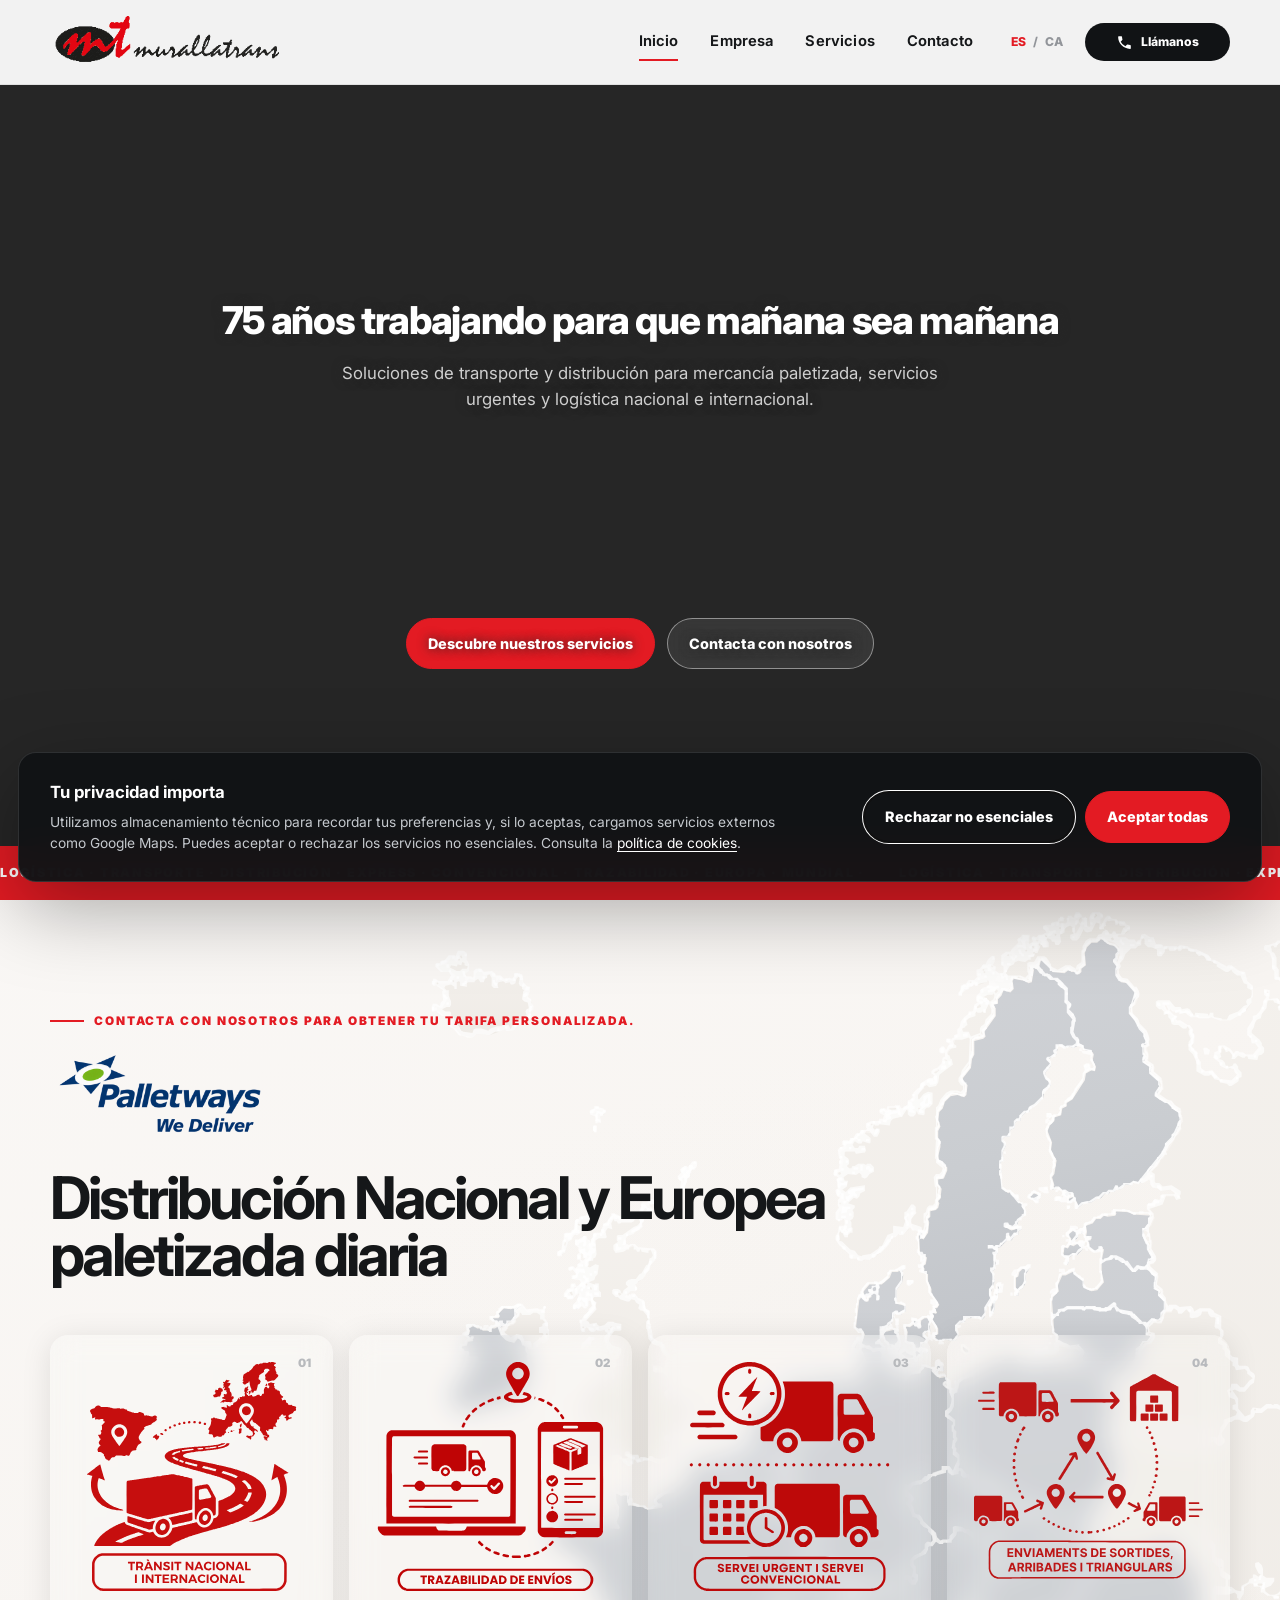
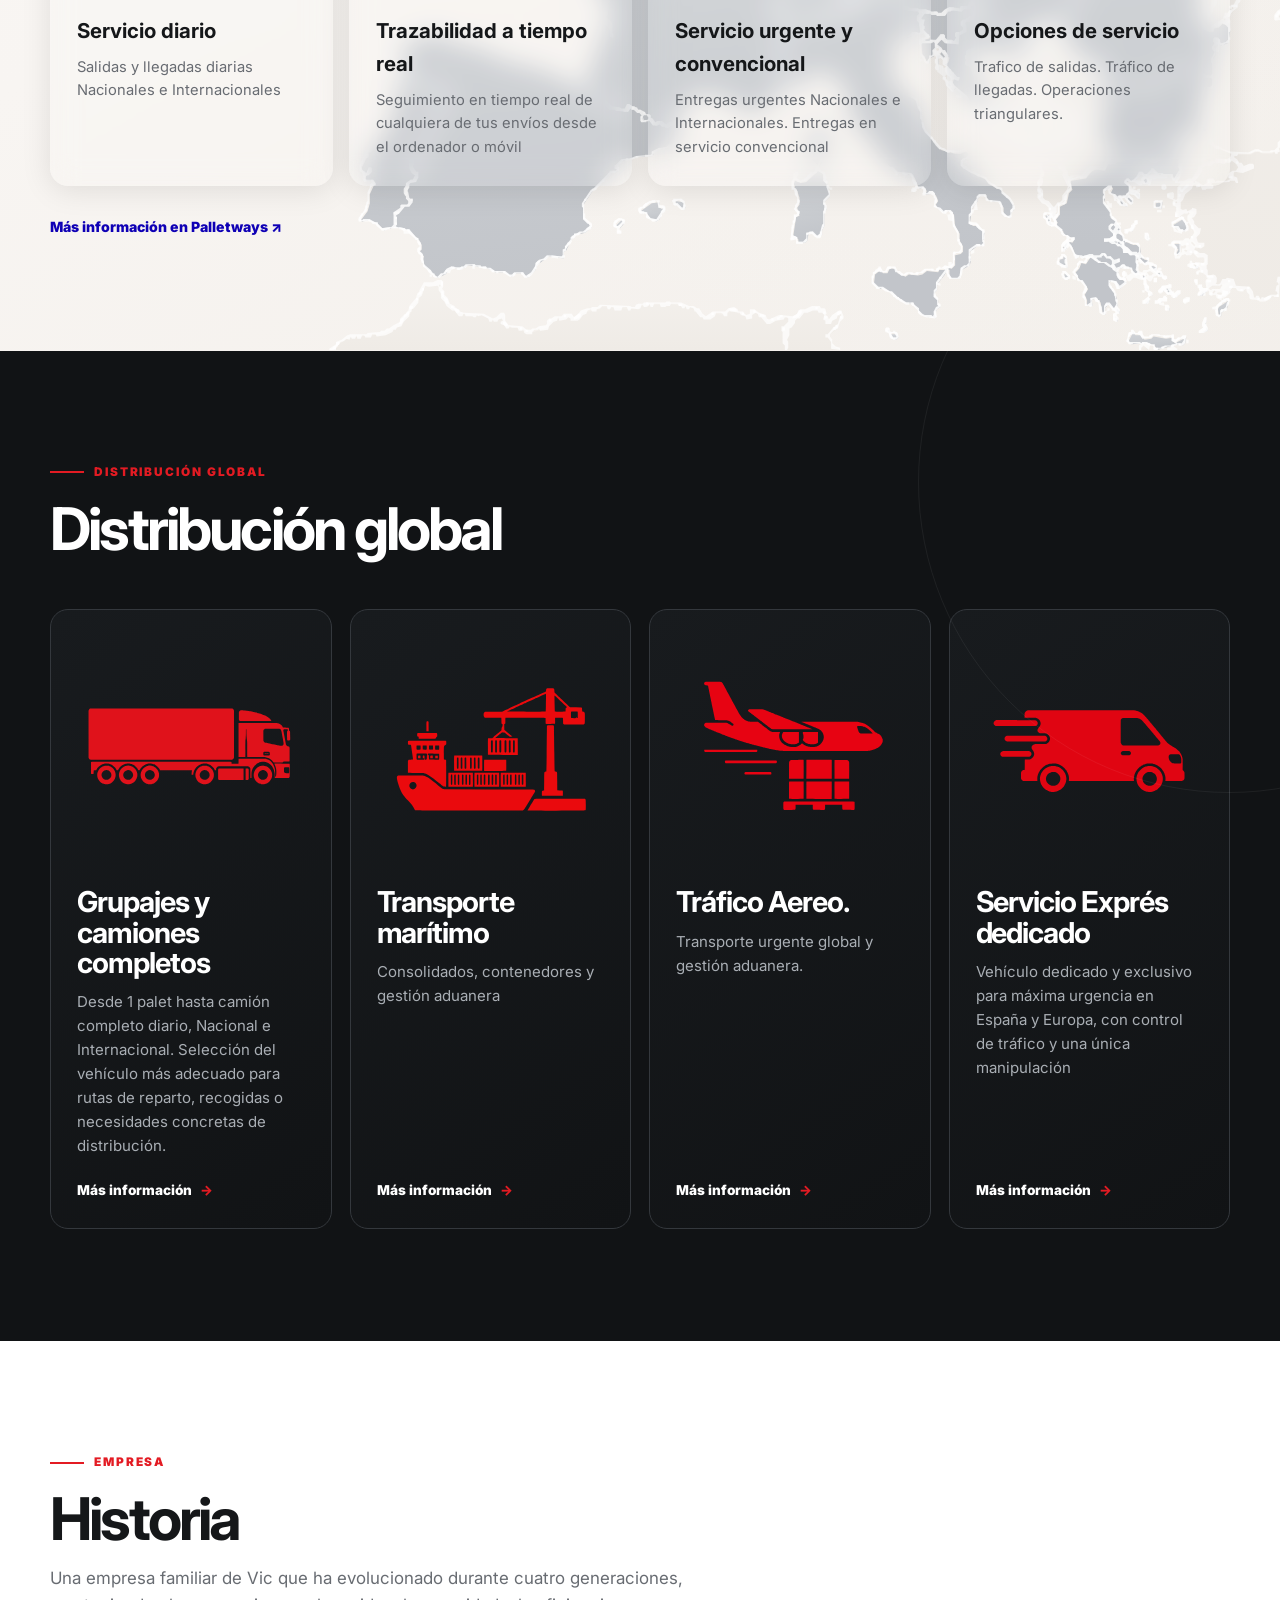
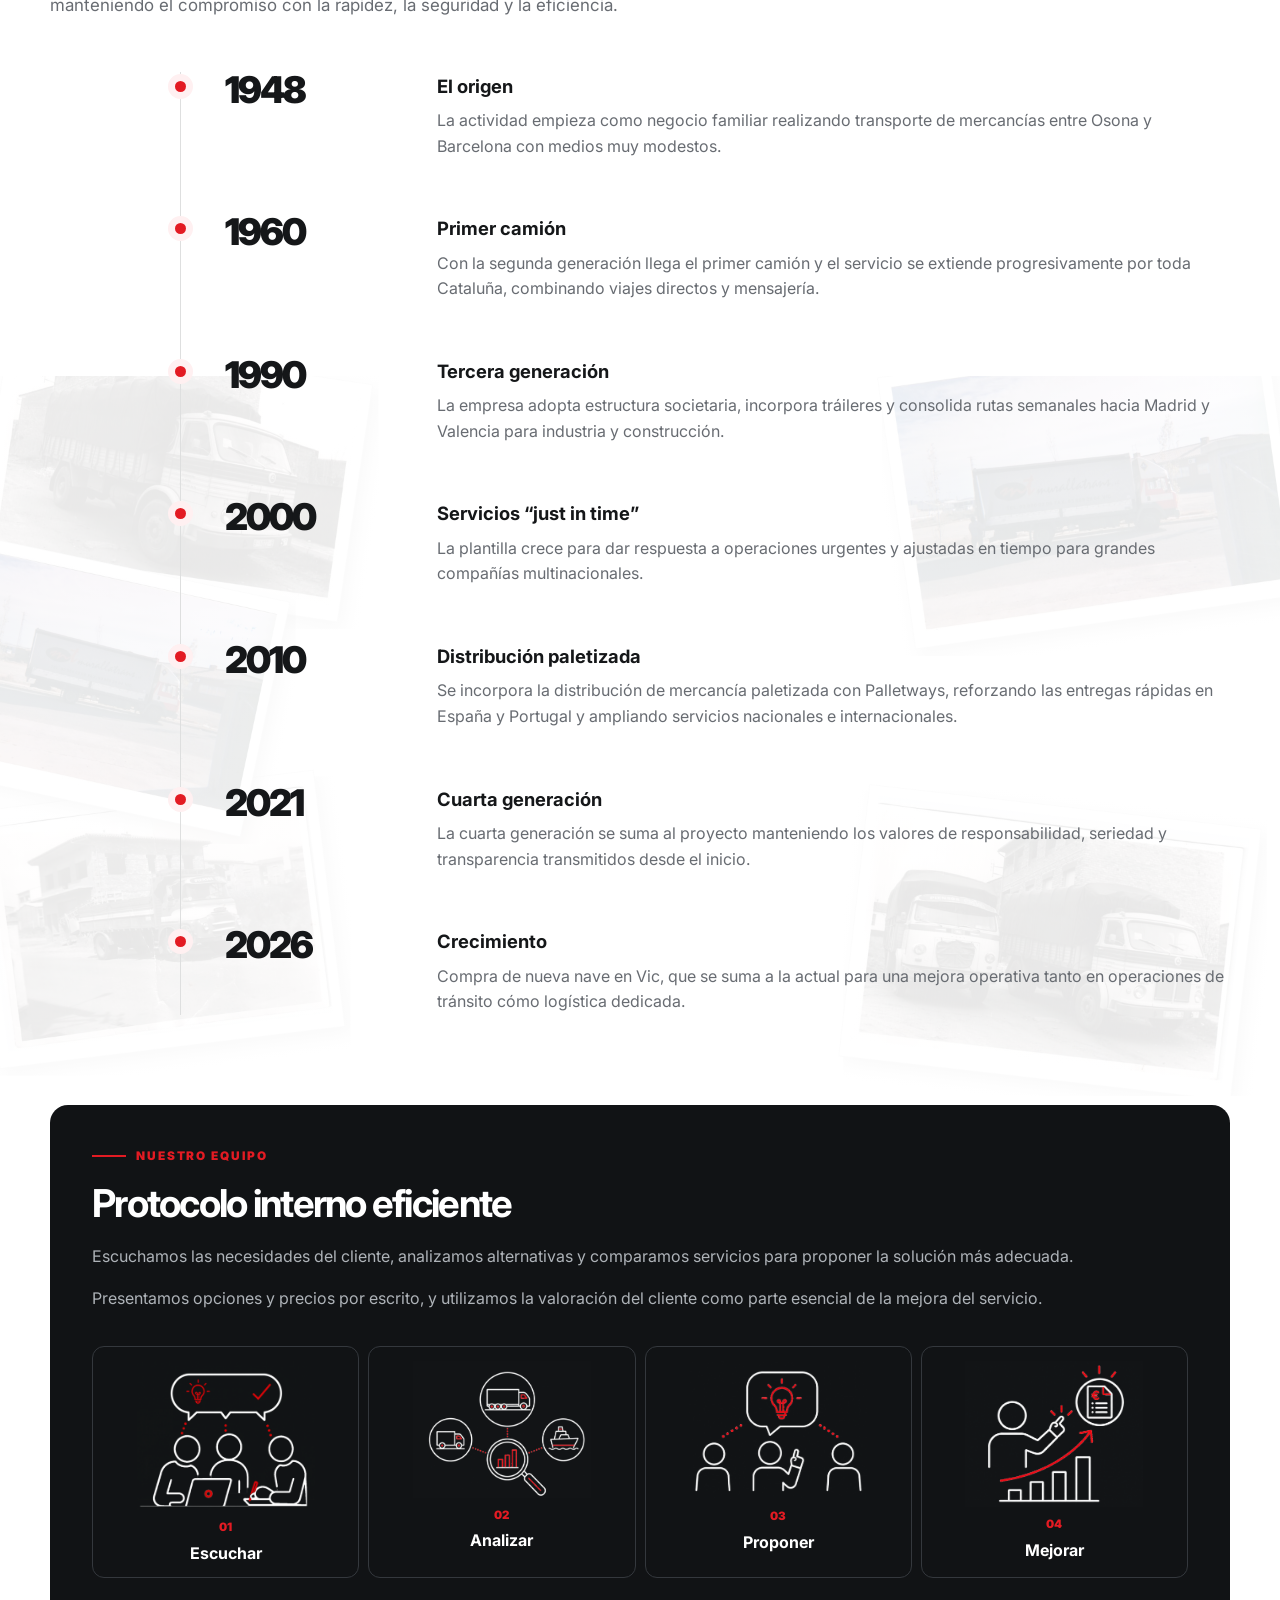
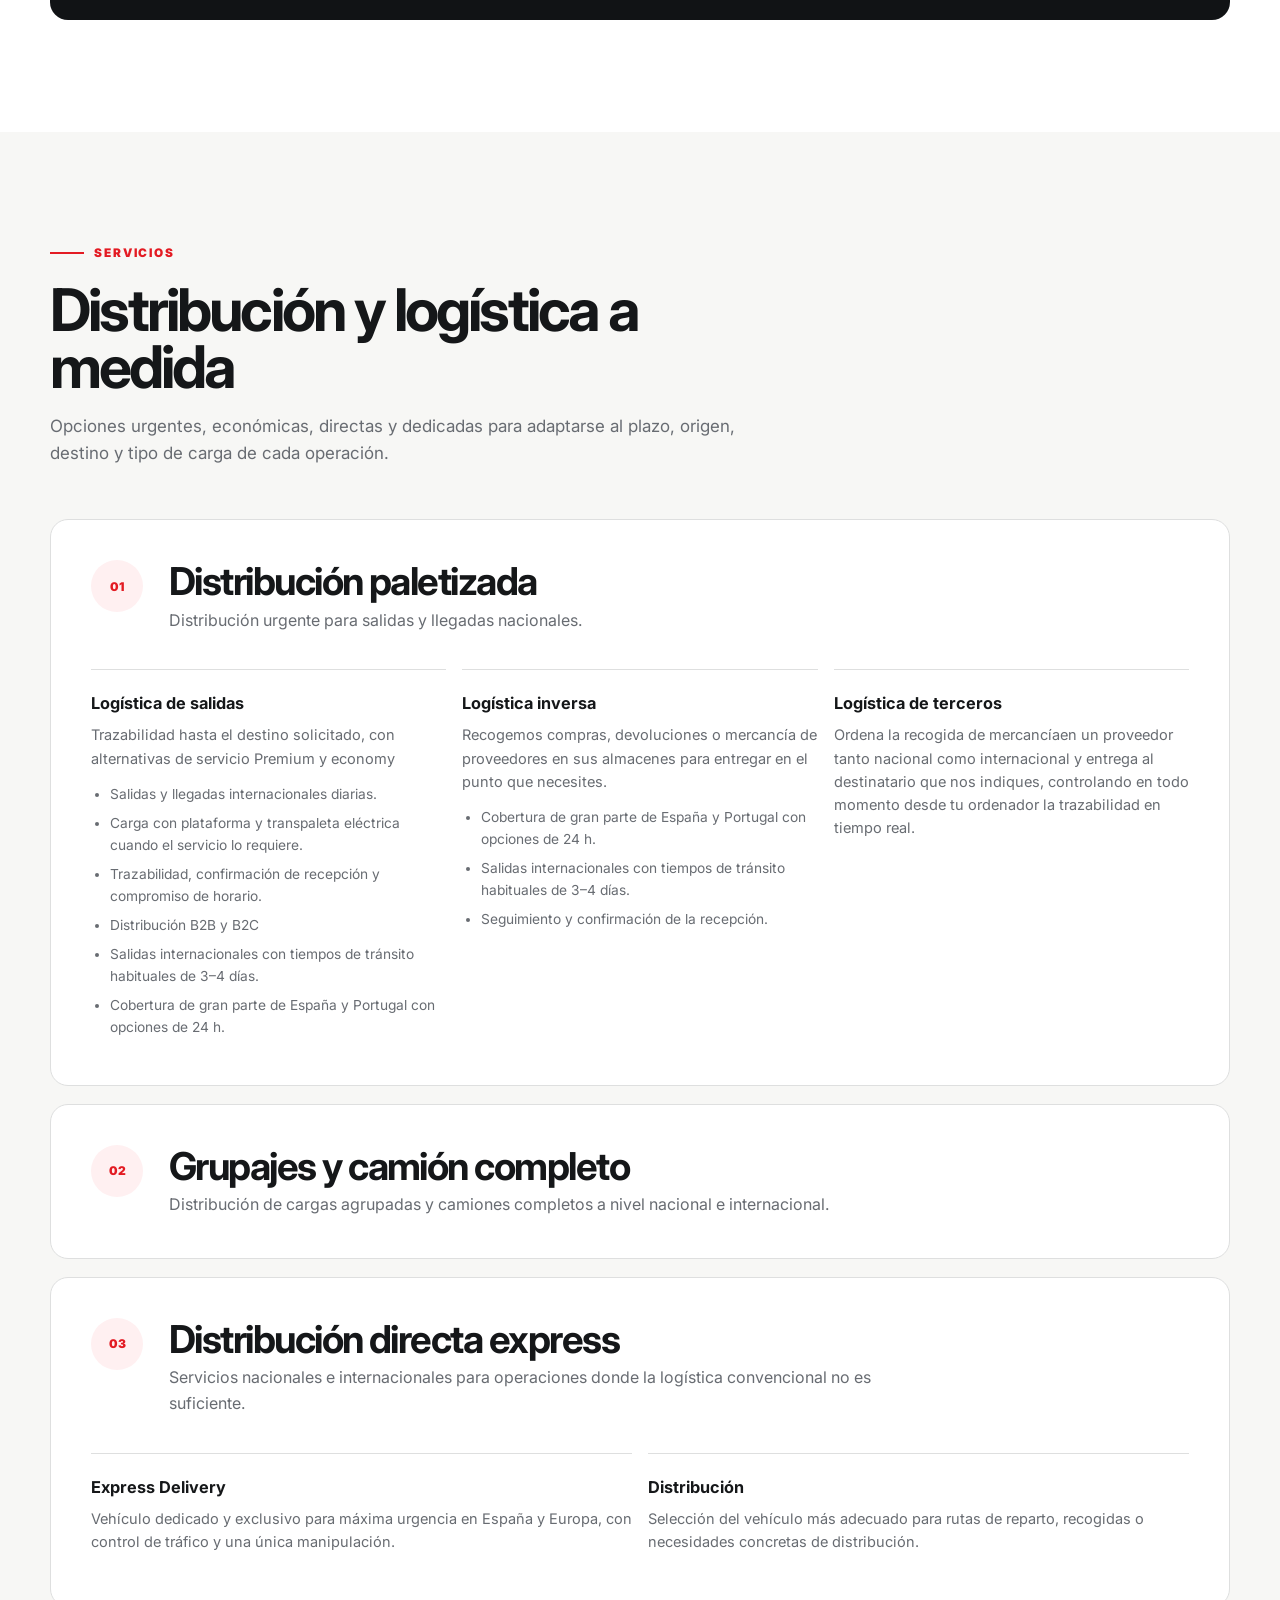
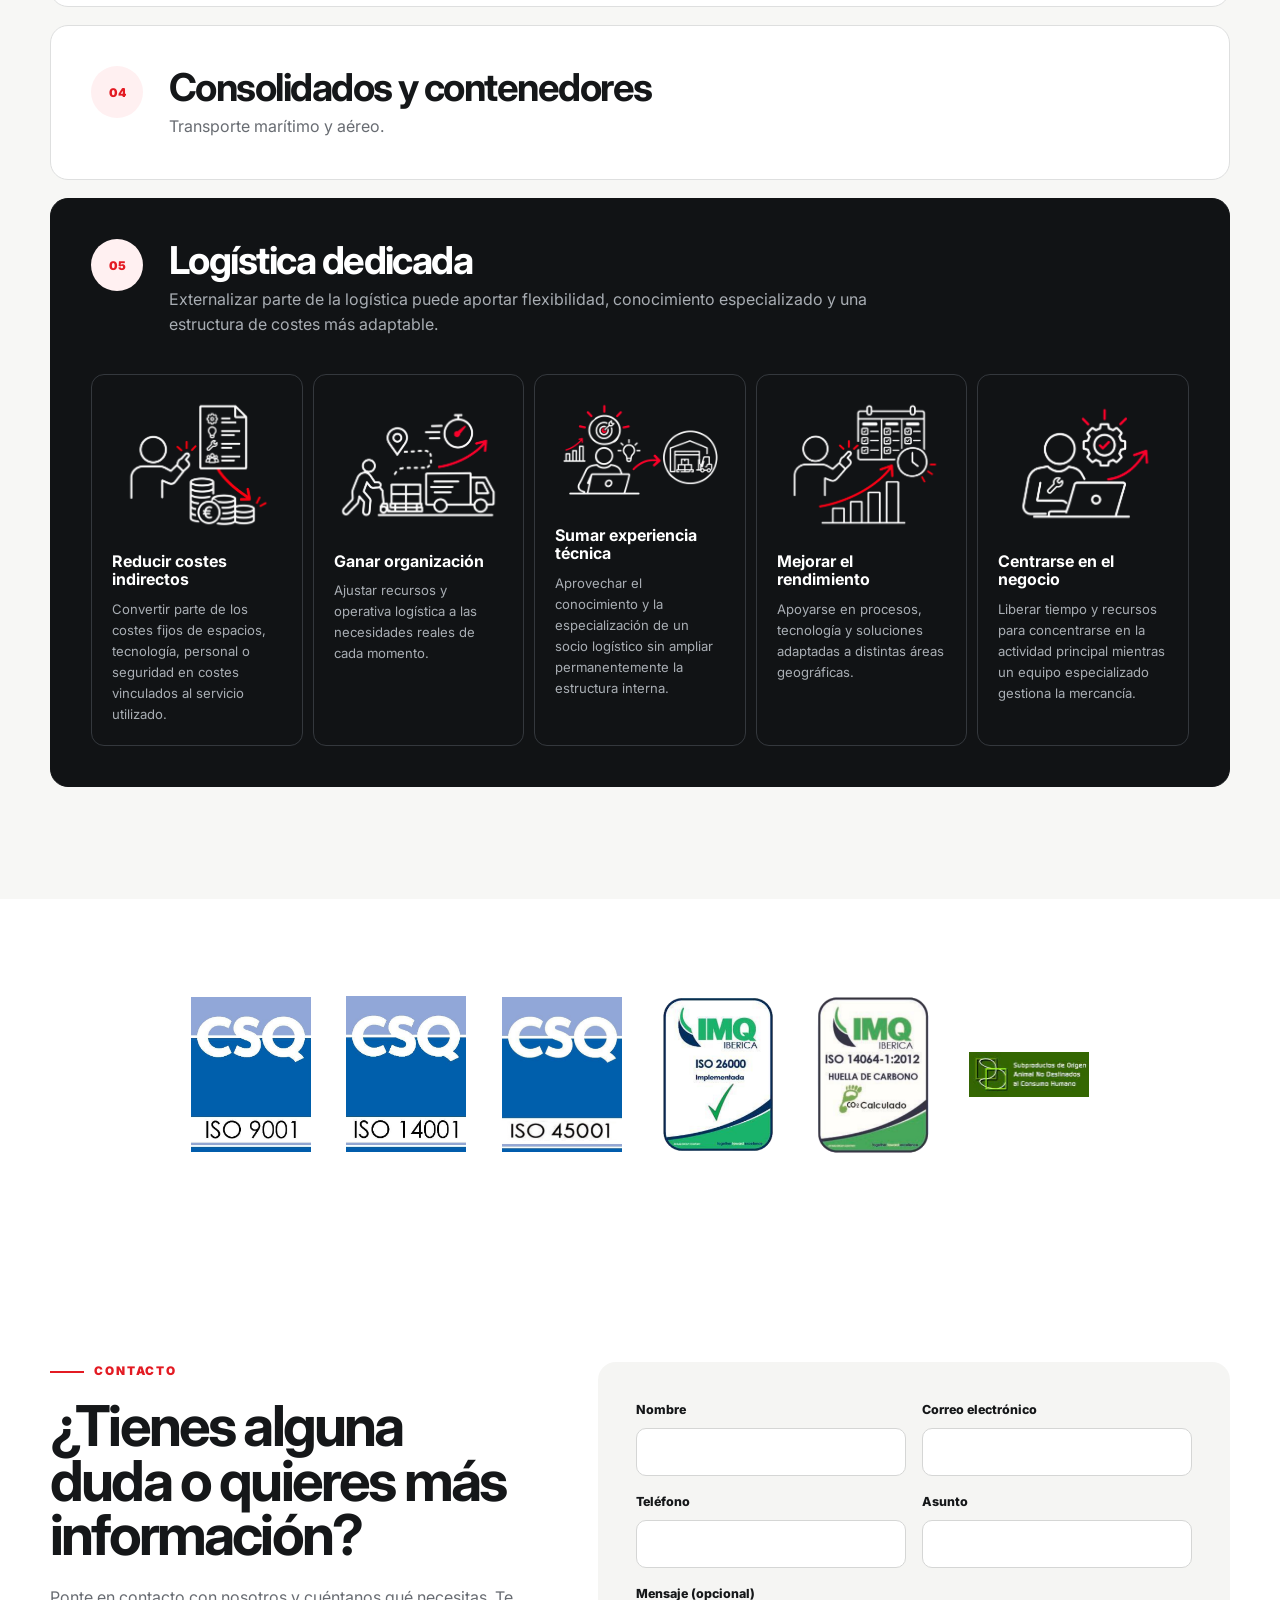
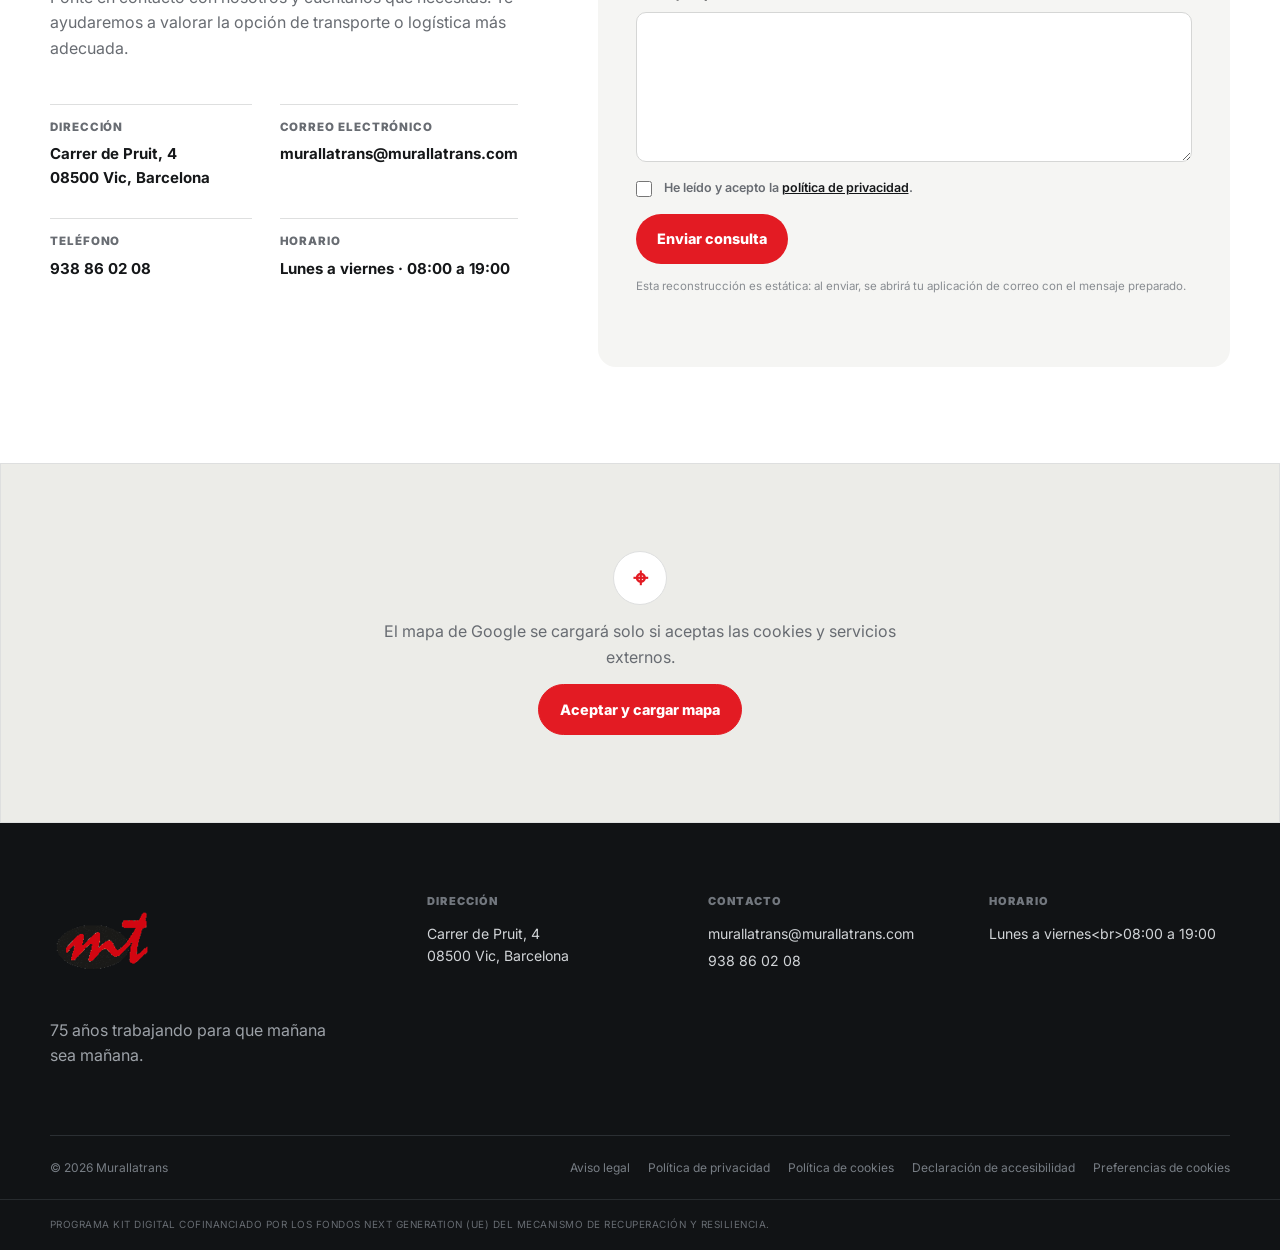
<file: index.html>
<html lang="es"><head>
  <meta charset="utf-8">
  <meta name="viewport" content="width=device-width, initial-scale=1">
  <meta name="description" content="Murallatrans — transporte, distribución y logística nacional e internacional.">
  <meta name="theme-color" content="#111315">
  <title>Murallatrans | Transporte y logística</title>
  <link rel="stylesheet" href="styles.css">
    <meta charset="utf-8">
  <meta name="viewport" content="width=device-width, initial-scale=1">

  <link rel="preconnect" href="https://fonts.googleapis.com">
  <link rel="preconnect" href="https://fonts.gstatic.com" crossorigin="">

  <link href="https://fonts.googleapis.com/css2?family=Inter:wght@400;500;600;700;800;900&amp;display=swap" rel="stylesheet">
</head>
<body>
  <a class="skip-link" href="#main" data-i18n="a11y.skip">Saltar al contenido</a>

  <header class="site-header scrolled" id="top">
    <div class="header-inner container">
      <a class="brand" href="#inicio" aria-label="Murallatrans">
        <img src="assets/murallatrans-logo.png" alt="Murallatrans">
      </a>

      <nav class="desktop-nav" aria-label="Navegación principal">
        <a href="#inicio" class="nav-link active" data-i18n="nav.home">Inicio</a>
        <a href="#empresa" class="nav-link" data-i18n="nav.company">Empresa</a>
        <a href="#servicios" class="nav-link" data-i18n="nav.services">Servicios</a>
        <a href="#contacto" class="nav-link" data-i18n="nav.contact">Contacto</a>
      </nav>

      <div class="header-actions">
        <div class="language-switcher" role="group" aria-label="Idioma">
          <button class="lang-btn active" type="button" data-lang="es" aria-pressed="true">ES</button>
          <span aria-hidden="true">/</span>
          <button class="lang-btn" type="button" data-lang="ca" aria-pressed="false">CA</button>
        </div>
        <a class="header-phone" href="tel:+34938860208" aria-label="Llámanos: 938 86 02 08">
          <svg viewBox="0 0 24 24" aria-hidden="true"><path d="M6.62 10.79a15.5 15.5 0 0 0 6.59 6.59l2.2-2.2a1 1 0 0 1 1.01-.24c1.1.36 2.27.56 3.48.56a1 1 0 0 1 1 1V20a1 1 0 0 1-1 1C10.57 21 3 13.43 3 4a1 1 0 0 1 1-1h3.5a1 1 0 0 1 1 1c0 1.22.2 2.38.56 3.48a1 1 0 0 1-.25 1.02l-2.19 2.29Z"></path></svg>
          <span data-i18n="static.headerCall">Llámanos</span>
        </a>
        <button class="menu-toggle" type="button" aria-controls="mobile-menu" aria-expanded="false" aria-label="Abrir menú">
          <span></span><span></span><span></span>
        </button>
      </div>
    </div>

    <div class="mobile-menu" id="mobile-menu" hidden="">
      <nav aria-label="Navegación móvil">
        <a href="#inicio" data-i18n="nav.home">Inicio</a>
        <a href="#empresa" data-i18n="nav.company">Empresa</a>
        <a href="#servicios" data-i18n="nav.services">Servicios</a>
        <a href="#contacto" data-i18n="nav.contact">Contacto</a>
      </nav>
      <div class="mobile-contact">
        <a href="tel:+34938860208">938 86 02 08</a>
        <a href="mailto:murallatrans@murallatrans.com">murallatrans@murallatrans.com</a>
      </div>
    </div>
  </header>

  <main id="main">
    <section class="hero section hero-video" id="inicio">
      <div class="hero-media" aria-hidden="true">
        <video class="hero-video-bg" id="hero-video" autoplay="" muted="" loop="" playsinline="" preload="metadata" poster="assets/hero-video-poster.jpg">
          <source src="assets/hero-video.mp4" type="video/mp4">
        </video>
        <div class="hero-video-overlay"></div>
      </div>

      <div class="hero-grid container">
        <div class="hero-copy reveal visible">
          <p class="hero-slogan" data-i18n="hero.slogan">75 años trabajando para que mañana sea mañana</p>
          <p class="hero-lead" data-i18n="hero.lead">Soluciones de transporte y distribución para mercancía paletizada, servicios urgentes y logística nacional e internacional.</p>
          <div class="hero-actions">
            <a class="btn btn-primary" href="#servicios" data-i18n="hero.servicesCta">Descubre nuestros servicios</a>
            <a class="btn btn-ghost" href="#contacto" data-i18n="hero.contactCta">Contacta con nosotros</a>
          </div>
          
        </div>
      </div>

      <button class="hero-video-toggle" type="button" aria-controls="hero-video" data-state="paused" aria-label="Reproducir vídeo">
        <svg class="video-icon icon-pause" viewBox="0 0 24 24" aria-hidden="true"><path d="M7 5h3v14H7zM14 5h3v14h-3z"></path></svg>
        <svg class="video-icon icon-play" viewBox="0 0 24 24" aria-hidden="true"><path d="m8 5 11 7-11 7V5Z"></path></svg>
        <span class="hero-video-toggle-label" data-i18n="hero.pauseVideo">Reproducir vídeo</span>
      </button>
      <!-- Traducir al catalán con JS-->
      <div class="hero-marquee" aria-hidden="true">
        <div data-i18n="static.heroMarquee">LOGÍSTICA · TRANSPORTE · DISTRIBUCIÓN · EXPRESS · CONVENCIONAL · TRAZABILIDAD · EUROPA · MUNDIAL ·</div>
        <div data-i18n="static.heroMarquee">LOGÍSTICA · TRANSPORTE · DISTRIBUCIÓN · EXPRESS · CONVENCIONAL · TRAZABILIDAD · EUROPA · MUNDIAL ·</div>
        <div data-i18n="static.heroMarquee">LOGÍSTICA · TRANSPORTE · DISTRIBUCIÓN · EXPRESS · CONVENCIONAL · TRAZABILIDAD · EUROPA · MUNDIAL ·</div>
        <div data-i18n="static.heroMarquee">LOGÍSTICA · TRANSPORTE · DISTRIBUCIÓN · EXPRESS · CONVENCIONAL · TRAZABILIDAD · EUROPA · MUNDIAL ·</div>
        <div data-i18n="static.heroMarquee">LOGÍSTICA · TRANSPORTE · DISTRIBUCIÓN · EXPRESS · CONVENCIONAL · TRAZABILIDAD · EUROPA · MUNDIAL ·</div>
        <div data-i18n="static.heroMarquee">LOGÍSTICA · TRANSPORTE · DISTRIBUCIÓN · EXPRESS · CONVENCIONAL · TRAZABILIDAD · EUROPA · MUNDIAL ·</div>
      </div>
    </section>

    <section class="tracking section section-light" aria-labelledby="tracking-title">
      <div class="container">
        <div class="section-heading reveal visible">
          <span class="eyebrow" data-i18n="tracking.eyebrow">Salidas diarias</span>
    <div class="palletways-image">
        <img src="./assets/palletways.png">
    </div>
          <h2 id="tracking-title" data-i18n="tracking.title">Distribución Nacional y Europea paletizada diaria</h2>
          
        </div>
        <div class="feature-grid">
          <article class="feature-card reveal visible">
            <span class="feature-number">01</span>
            <img class="feature-placeholder" src="./assets/placeholders/national-01-daily.svg" alt="" loading="lazy">
            <h3 data-i18n="tracking.filterTitle">Servicio diario</h3>
            <p data-i18n="tracking.filterText">Salidas y llegadas diarias Nacionales e Internacionales</p>
          </article>
          <article class="feature-card reveal visible">
            <span class="feature-number">02</span>
            <img class="feature-placeholder" src="./assets/placeholders/national-02-tracking.svg" alt="" loading="lazy">
            <h3 data-i18n="tracking.infoTitle">Trazabilidad a tiempo real</h3>
            <p data-i18n="tracking.infoText">Seguimiento en tiempo real de cualquiera de tus envíos desde el ordenador o móvil</p>
          </article>
          <article class="feature-card reveal visible">
            <span class="feature-number">03</span>
            <img class="feature-placeholder" src="./assets/placeholders/national-03-urgent.svg" alt="" loading="lazy">
            <h3 data-i18n="tracking.pickupTitle">Servicio urgente y convencional</h3>
            <p data-i18n="tracking.pickupText">Entregas urgentes Nacionales e Internacionales. Entregas en servicio convencional</p>
          </article>
          <article class="feature-card reveal visible">
            <span class="feature-number">04</span>
            <img class="feature-placeholder" src="./assets/placeholders/national-04-options.svg" alt="" loading="lazy">
            <h3 data-i18n="tracking.deliveryTitle">Opciones de servicio</h3>
            <p data-i18n="tracking.deliveryText">Trafico de salidas.
Tráfico de llegadas.
Operaciones triangulares.</p>
          </article>
        </div>
    <a class="text-link-blue" href="https://www.palletways.com/" target="_blank" rel="noopener" data-i18n="services.palletways">Más información en Palletways ↗</a>
      </div>
    </section>

    <section class="logistics section section-dark" aria-labelledby="logistics-title">
<div class="container">
        <div class="section-heading section-heading-light reveal visible">
          <span class="eyebrow" data-i18n="logistics.eyebrow">Distribución global</span>
          <h2 id="logistics-title" data-i18n="logistics.title">Desde Osona al resto del mundo</h2>
        </div>
        <div class="logistics-grid">
          <article class="logistics-card reveal visible">
            <img class="logistics-placeholder" src="./assets/placeholders/global-01-road.svg" alt="" loading="lazy">
            <h3 data-i18n="logistics.outboundTitle">Grupajes y camiones completos</h3>
            <p data-i18n="logistics.outboundText">Desde 1 palet hasta camión completo diario, Nacional e Internacional. 
 Selección del vehículo más adecuado para rutas de reparto, recogidas o necesidades concretas de distribución.</p>
            <a href="#servicios" data-i18n="common.more">Más información</a>
          </article>
          <article class="logistics-card reveal visible">
            <img class="logistics-placeholder" src="./assets/placeholders/global-02-sea.svg" alt="" loading="lazy">
            <h3 data-i18n="logistics.reverseTitle">Transporte marítimo</h3>
            <p data-i18n="logistics.reverseText">Consolidados, contenedores y gestión aduanera</p>
            <a href="#servicios" data-i18n="common.more">Más información</a>
          </article>
          <article class="logistics-card reveal visible">
            <img class="logistics-placeholder" src="./assets/placeholders/global-03-air.svg" alt="" loading="lazy">
            <h3 data-i18n="logistics.thirdTitle">Tráfico Aereo.</h3>
            <p data-i18n="logistics.thirdText">Transporte urgente global y gestión aduanera.</p>
            <a href="#servicios" data-i18n="common.more">Más información</a>
          </article>
          <article class="logistics-card reveal visible">
            <img class="logistics-placeholder" src="./assets/placeholders/global-04-express.svg" alt="" loading="lazy">
            <h3 data-i18n="logistics.trailerTitle">Servicio Exprés dedicado</h3>
            <p data-i18n="logistics.trailerText">Vehículo dedicado y exclusivo para máxima urgencia en España y Europa, con control de tráfico y una única manipulación</p>
            <a href="#servicios" data-i18n="common.more">Más información</a>
          </article>
        </div>
      </div>
    
    </section>

    <section class="company section" id="empresa" aria-labelledby="company-title">
      <div class="container">
        <div class="section-heading reveal visible">
          <span class="eyebrow" data-i18n="company.eyebrow">Empresa</span>
          <h2 id="company-title" data-i18n="company.title">Historia</h2>
          <p data-i18n="company.intro">Una empresa familiar de Vic que ha evolucionado durante cuatro generaciones, manteniendo el compromiso con la rapidez, la seguridad y la eficiencia.</p>
        </div>

        <div class="timeline" role="list">
          <article class="timeline-item reveal visible" role="listitem">
            <div class="timeline-year">1948</div>
            <div class="timeline-body"><h3 data-i18n="company.y1948Title">El origen</h3><p data-i18n="company.y1948Text">La actividad empieza como negocio familiar realizando transporte de mercancías entre Osona y Barcelona con medios muy modestos.</p></div>
          </article>
          <article class="timeline-item reveal visible" role="listitem">
            <div class="timeline-year">1960</div>
            <div class="timeline-body"><h3 data-i18n="company.y1960Title">Primer camión</h3><p data-i18n="company.y1960Text">Con la segunda generación llega el primer camión y el servicio se extiende progresivamente por toda Cataluña, combinando viajes directos y mensajería.</p></div>
          </article>
          <article class="timeline-item reveal visible" role="listitem">
            <div class="timeline-year">1990</div>
            <div class="timeline-body"><h3 data-i18n="company.y1990Title">Tercera generación</h3><p data-i18n="company.y1990Text">La empresa adopta estructura societaria, incorpora tráileres y consolida rutas semanales hacia Madrid y Valencia para industria y construcción.</p></div>
          </article>
          <article class="timeline-item reveal visible" role="listitem">
            <div class="timeline-year">2000</div>
            <div class="timeline-body"><h3 data-i18n="company.y2000Title">Servicios “just in time”</h3><p data-i18n="company.y2000Text">La plantilla crece para dar respuesta a operaciones urgentes y ajustadas en tiempo para grandes compañías multinacionales.</p></div>
          </article>
          <article class="timeline-item reveal visible" role="listitem">
            <div class="timeline-year">2010</div>
            <div class="timeline-body"><h3 data-i18n="company.y2010Title">Distribución paletizada</h3><p data-i18n="company.y2010Text">Se incorpora la distribución de mercancía paletizada con Palletways, reforzando las entregas rápidas en España y Portugal y ampliando servicios nacionales e internacionales.</p></div>
          </article>
          <article class="timeline-item reveal visible" role="listitem">
            <div class="timeline-year">2021</div>
            <div class="timeline-body"><h3 data-i18n="company.y2021Title">Cuarta generación</h3><p data-i18n="company.y2021Text">La cuarta generación se suma al proyecto manteniendo los valores de responsabilidad, seriedad y transparencia transmitidos desde el inicio.</p></div>
          </article>
        <article class="timeline-item reveal visible" role="listitem">
            <div class="timeline-year">2026</div>
            <div class="timeline-body"><h3 data-i18n="company.y2026Title">Crecimiento</h3><p data-i18n="company.y2026Text">Compra de nueva nave en Vic, que se suma a la actual para una mejora operativa tanto en operaciones de tránsito cómo logística dedicada.</p></div>
          </article></div>
          <div class="company-split">
                    <div class="protocol reveal visible">
                      <span class="eyebrow" data-i18n="company.teamEyebrow">Nuestro equipo</span>
                      <h3 data-i18n="company.protocolTitle">Protocolo interno eficiente</h3>
                      <p data-i18n="company.protocolText1">Escuchamos las necesidades del cliente, analizamos alternativas y comparamos servicios para proponer la solución más adecuada.</p>
                      <p data-i18n="company.protocolText2">Presentamos opciones y precios por escrito, y utilizamos la valoración del cliente como parte esencial de la mejora del servicio.</p>
                      <div class="protocol-steps">
                        <div><img class="protocol-placeholder" src="./assets/placeholders/protocol-01-listen.png" alt="" loading="lazy"><span>01</span><strong data-i18n="company.stepListen">Escuchar</strong></div>
                        <div><img class="protocol-placeholder" src="./assets/placeholders/protocol-02-analyze.png" alt="" loading="lazy"><span>02</span><strong data-i18n="company.stepAnalyze">Analizar</strong></div>
                        <div><img class="protocol-placeholder" src="./assets/placeholders/protocol-03-propose.png" alt="" loading="lazy"><span>03</span><strong data-i18n="company.stepPropose">Proponer</strong></div>
                        <div><img class="protocol-placeholder" src="./assets/placeholders/protocol-04-improve.png" alt="" loading="lazy"><span>04</span><strong data-i18n="company.stepImprove">Mejorar</strong></div>
                      </div>
                    </div>
                  </div>
      </div>
    </section>

    <section class="services section section-soft" id="servicios" aria-labelledby="services-title">
      <div class="container">
        <div class="section-heading reveal visible">
          <span class="eyebrow" data-i18n="services.eyebrow">Servicios</span>
          <h2 id="services-title" data-i18n="services.title">Distribución y logística a medida</h2>
          <p data-i18n="services.intro">Opciones urgentes, económicas, directas y dedicadas para adaptarse al plazo, origen, destino y tipo de carga de cada operación.</p>
        </div>

        <div class="services-list">
          <article class="service-panel reveal visible">
            <div class="service-panel-head">
              <span>01</span>
              <div><h3 data-i18n="services.palletTitle">Distribución paletizada</h3><p data-i18n="services.palletLead">Distribución urgente para salidas y llegadas nacionales.</p></div>
            </div>
            <div class="service-columns">
              <div>
                <h4 data-i18n="services.outboundTitle">Logística de salidas</h4>
                <p data-i18n="services.outboundText">Trazabilidad hasta el destino solicitado, con alternativas de servicio Premium y economy</p>
                <ul>
                  <li data-i18n="services.outbound1">Salidas y llegadas internacionales diarias.</li>
                  <li data-i18n="services.outbound2">Carga con plataforma y transpaleta eléctrica cuando el servicio lo requiere.</li>
                  <li data-i18n="services.outbound3">Trazabilidad, confirmación de recepción y compromiso de horario.</li>
                  <li data-i18n="services.outbound4">Distribución B2B y B2C</li>
                  <li data-i18n="services.outbound5">Salidas internacionales con tiempos de tránsito habituales de 3–4 días.</li>
                  <li data-i18n="services.outbound6">Cobertura de gran parte de España y Portugal con opciones de 24 h.</li>
                </ul>
              </div>
              <div>
                <h4 data-i18n="services.reverseTitle">Logística inversa</h4>
                <p data-i18n="services.reverseText">Recogemos compras, devoluciones o mercancía de proveedores en sus almacenes para entregar en el punto que necesites.</p>
                <ul>
                  <li data-i18n="services.reverse1">Cobertura de gran parte de España y Portugal con opciones de 24 h.</li>
                  <li data-i18n="services.reverse2">Salidas internacionales con tiempos de tránsito habituales de 3–4 días.</li>
                  <li data-i18n="services.reverse3">Seguimiento y confirmación de la recepción.</li>
                </ul>
              </div>
              <div>
                <h4 data-i18n="services.thirdTitle">Logística de terceros</h4>
                <p data-i18n="services.thirdText">Ordena la recogida de mercancíaen un proveedor tanto nacional como internacional y entrega al destinatario que nos indiques, controlando en todo momento desde tu ordenador la trazabilidad en tiempo real. </p>
              </div>
            </div>
          </article>

          <article class="service-panel compact reveal visible">
            <div class="service-panel-head"><span>02</span><div><h3 data-i18n="services.fullTruckTitle">Grupajes y camión completo</h3><p data-i18n="services.fullTruckText">Distribución de cargas agrupadas y camiones completos a nivel nacional e internacional.</p></div></div>
          </article>

          <article class="service-panel reveal visible">
            <div class="service-panel-head">
              <span>03</span>
              <div><h3 data-i18n="services.expressTitle">Distribución directa express</h3><p data-i18n="services.expressLead">Servicios nacionales e internacionales para operaciones donde la logística convencional no es suficiente.</p></div>
            </div>
            <div class="service-mini-grid">
              <div><h4 data-i18n="services.expressDeliveryTitle">Express Delivery</h4><p data-i18n="services.expressDeliveryText">Vehículo dedicado y exclusivo para máxima urgencia en España y Europa, con control de tráfico y una única manipulación.</p></div>
              <div><h4 data-i18n="services.distributionTitle">Distribución</h4><p data-i18n="services.distributionText">Selección del vehículo más adecuado para rutas de reparto, recogidas o necesidades concretas de distribución.</p></div>
            </div>
          </article>

          <article class="service-panel compact reveal visible">
            <div class="service-panel-head"><span>04</span><div><h3 data-i18n="services.consolidatedTitle">Consolidados y contenedores</h3><p data-i18n="services.consolidatedText">Transporte marítimo y aéreo.</p></div></div>
          </article>

          <article class="service-panel dedicated reveal visible">
            <div class="service-panel-head">
              <span>05</span>
              <div><h3 data-i18n="services.dedicatedTitle">Logística dedicada</h3><p data-i18n="services.dedicatedLead">Externalizar parte de la logística puede aportar flexibilidad, conocimiento especializado y una estructura de costes más adaptable.</p></div>
            </div>
            <div class="benefit-grid">
              <div>
                <img class="dedicated-placeholder" src="./assets/placeholders/Gallery-01.png" alt="" loading="lazy">
                <h4 data-i18n="services.b1Title">Reducir costes indirectos</h4>
                <p data-i18n="services.b1Text">Convertir parte de los costes fijos de espacios, tecnología, personal o seguridad en costes vinculados al servicio utilizado.</p>
              </div>
              <div>
                <img class="dedicated-placeholder" src="./assets/placeholders/Gallery-02.png" alt="" loading="lazy">
                <h4 data-i18n="services.b2Title">Ganar organización</h4>
                <p data-i18n="services.b2Text">Ajustar recursos y operativa logística a las necesidades reales de cada momento.</p>
              </div>
              <div>
                <img class="dedicated-placeholder" src="./assets/placeholders/Gallery-03.png" alt="" loading="lazy">
                <h4 data-i18n="services.b3Title">Sumar experiencia técnica</h4>
                <p data-i18n="services.b3Text">Aprovechar el conocimiento y la especialización de un socio logístico sin ampliar permanentemente la estructura interna.</p>
              </div>
              <div>
                <img class="dedicated-placeholder" src="./assets/placeholders/Gallery-04.png" alt="" loading="lazy">
                <h4 data-i18n="services.b4Title">Mejorar el rendimiento</h4>
                <p data-i18n="services.b4Text">Apoyarse en procesos, tecnología y soluciones adaptadas a distintas áreas geográficas.</p>
              </div>
              <div>
                <img class="dedicated-placeholder" src="./assets/placeholders/Gallery-05.png" alt="" loading="lazy">
                <h4 data-i18n="services.b5Title">Centrarse en el negocio</h4>
                <p data-i18n="services.b5Text">Liberar tiempo y recursos para concentrarse en la actividad principal mientras un equipo especializado gestiona la mercancía.</p>
              </div>
            </div>
          </article>
        </div>
      </div>
    </section>


      <section class="visual-gallery section" aria-label="Galería visual">
      <div class="container">
        <div class="placeholder-gallery-grid reveal visible">
          <img src="./assets/ISOS/ISO9001.jpg" alt="" loading="lazy">
          <img src="./assets/ISOS/ISO14001.jpg" alt="" loading="lazy">
          <img src="./assets/ISOS/iso-45-232x300.png" alt="" loading="lazy">
          <img src="./assets/ISOS/IMQ-bg2-220x300.png" alt="" loading="lazy">
          <img src="./assets/ISOS/IMQ-bg1-220x300.png" alt="" loading="lazy">
          <img src="./assets/ISOS/SANDACH.jpg" alt="" loading="lazy">
        </div>
      </div>
    </section>

    <section class="contact section" id="contacto" aria-labelledby="contact-title">
      <div class="container contact-grid">
        <div class="contact-copy reveal visible">
          <span class="eyebrow" data-i18n="contact.eyebrow">Contacto</span>
          <h2 id="contact-title" data-i18n="contact.title">¿Tienes alguna duda o quieres más información?</h2>
          <p data-i18n="contact.intro">Ponte en contacto con nosotros y cuéntanos qué necesitas. Te ayudaremos a valorar la opción de transporte o logística más adecuada.</p>

          <div class="contact-details">
            <div>
              <span data-i18n="contact.addressLabel">Dirección</span>
              <a href="https://www.google.com/maps/search/?api=1&amp;query=Carrer+de+Pruit+4+08500+Vic+Barcelona" target="_blank" rel="noopener">Carrer de Pruit, 4<br>08500 Vic, Barcelona</a>
            </div>
            <div>
              <span data-i18n="contact.emailLabel">Correo electrónico</span>
              <a href="mailto:murallatrans@murallatrans.com">murallatrans@murallatrans.com</a>
            </div>
            <div>
              <span data-i18n="contact.phoneLabel">Teléfono</span>
              <a href="tel:+34938860208">938 86 02 08</a>
            </div>
            <div>
              <span data-i18n="contact.hoursLabel">Horario</span>
              <p data-i18n="contact.hours">Lunes a viernes · 08:00 a 19:00</p>
            </div>
          </div>
        </div>

        <form class="contact-form reveal visible" id="contact-form" novalidate="">
          <div class="form-row">
            <label><span data-i18n="form.name">Nombre</span><input type="text" name="name" autocomplete="name" required=""></label>
            <label><span data-i18n="form.email">Correo electrónico</span><input type="email" name="email" autocomplete="email" required=""></label>
          </div>
          <div class="form-row">
            <label><span data-i18n="form.phone">Teléfono</span><input type="tel" name="phone" autocomplete="tel"></label>
            <label><span data-i18n="form.subject">Asunto</span><input type="text" name="subject" required=""></label>
          </div>
          <label><span data-i18n="form.message">Mensaje (opcional)</span><textarea name="message" rows="6"></textarea></label>
          <label class="check-label"><input type="checkbox" name="privacy" required=""><span data-i18n-html="form.privacy">He leído y acepto la <a href="privacidad.html">política de privacidad</a>.</span></label>
          <button class="btn btn-primary submit-btn" type="submit" data-i18n="form.submit">Enviar consulta</button>
          <p class="form-note" data-i18n="form.note">Esta reconstrucción es estática: al enviar, se abrirá tu aplicación de correo con el mensaje preparado.</p>
          <div class="form-status" role="status" aria-live="polite"></div>
        </form>
      </div>

      <div class="map-wrap container reveal visible">
        <div class="map-consent-placeholder" id="map-consent-placeholder">
          <div class="map-consent-icon" aria-hidden="true">⌖</div>
          <p data-i18n="cookies.mapBlocked">El mapa de Google se cargará solo si aceptas las cookies y servicios externos.</p>
          <button class="btn btn-primary" id="map-consent-button" type="button" data-i18n="cookies.loadMap">Aceptar y cargar mapa</button>
        </div>
        <iframe data-cookie-src="https://www.google.com/maps/d/embed?mid=141V18_wdT5BF9X9RjMkgmiy_jbggQCc&ll=41.95407606891543%2C2.28067548212882&z&noprof=1" title="Mapa de Murallatrans a Vic" width="640" height="480" loading="lazy" hidden></iframe>
      </div>
    </section>
  </main>

  <footer class="site-footer">
    <div class="container footer-top">
      <div class="footer-brand">
        <img src="assets/logo_mt.png" alt="Murallatrans">
        <p data-i18n="footer.slogan">75 años trabajando para que mañana sea mañana.</p>
      </div>
      <div class="footer-block">
        <span data-i18n="footer.address">Dirección</span>
        <p>Carrer de Pruit, 4<br>08500 Vic, Barcelona</p>
      </div>
      <div class="footer-block">
        <span data-i18n="footer.contact">Contacto</span>
        <a href="mailto:murallatrans@murallatrans.com">murallatrans@murallatrans.com</a>
        <a href="tel:+34938860208">938 86 02 08</a>
      </div>
      <div class="footer-block">
        <span data-i18n="footer.hours">Horario</span>
        <p data-i18n="footer.hoursText">Lunes a viernes&lt;br&gt;08:00 a 19:00</p>
      </div>
    </div>
    <div class="container footer-bottom">
      <p>© <span id="year">2026</span> Murallatrans</p>
      <div class="legal-links">
        <a href="aviso-legal.html" data-i18n="footer.legal">Aviso legal</a>
        <a href="privacidad.html" data-i18n="footer.privacy">Política de privacidad</a>
        <a href="cookies.html" data-i18n="footer.cookies">Política de cookies</a>
        <a href="accesibilidad.html" data-i18n="footer.accessibility">Declaración de accesibilidad</a>
        <button class="cookie-settings-link" id="cookie-settings-button" type="button" data-i18n="footer.cookieSettings">Preferencias de cookies</button>
      </div>
    </div>
    <div class="kit-digital">
      <div class="container" data-i18n="footer.kit">PROGRAMA KIT DIGITAL COFINANCIADO POR LOS FONDOS NEXT GENERATION (UE) DEL MECANISMO DE RECUPERACIÓN Y RESILIENCIA.</div>
    </div>
  </footer>

  <aside class="cookie-banner" id="cookie-banner" role="dialog" aria-modal="false" aria-labelledby="cookie-title" hidden>
    <div class="cookie-banner-inner">
      <div class="cookie-copy">
        <strong id="cookie-title" data-i18n="cookies.title">Tu privacidad importa</strong>
        <p data-i18n-html="cookies.text">Utilizamos almacenamiento técnico para recordar tus preferencias y, si lo aceptas, cargamos servicios externos como Google Maps. Puedes aceptar o rechazar los servicios no esenciales. Consulta la <a href="cookies.html">política de cookies</a>.</p>
      </div>
      <div class="cookie-actions">
        <button class="btn cookie-reject" id="cookie-reject" type="button" data-i18n="cookies.reject">Rechazar no esenciales</button>
        <button class="btn btn-primary" id="cookie-accept" type="button" data-i18n="cookies.accept">Aceptar todas</button>
      </div>
    </div>
  </aside>

  <button class="back-to-top visible" type="button" aria-label="Volver arriba">↑</button>
  <script src="script.js"></script>


</body></html>
</file>
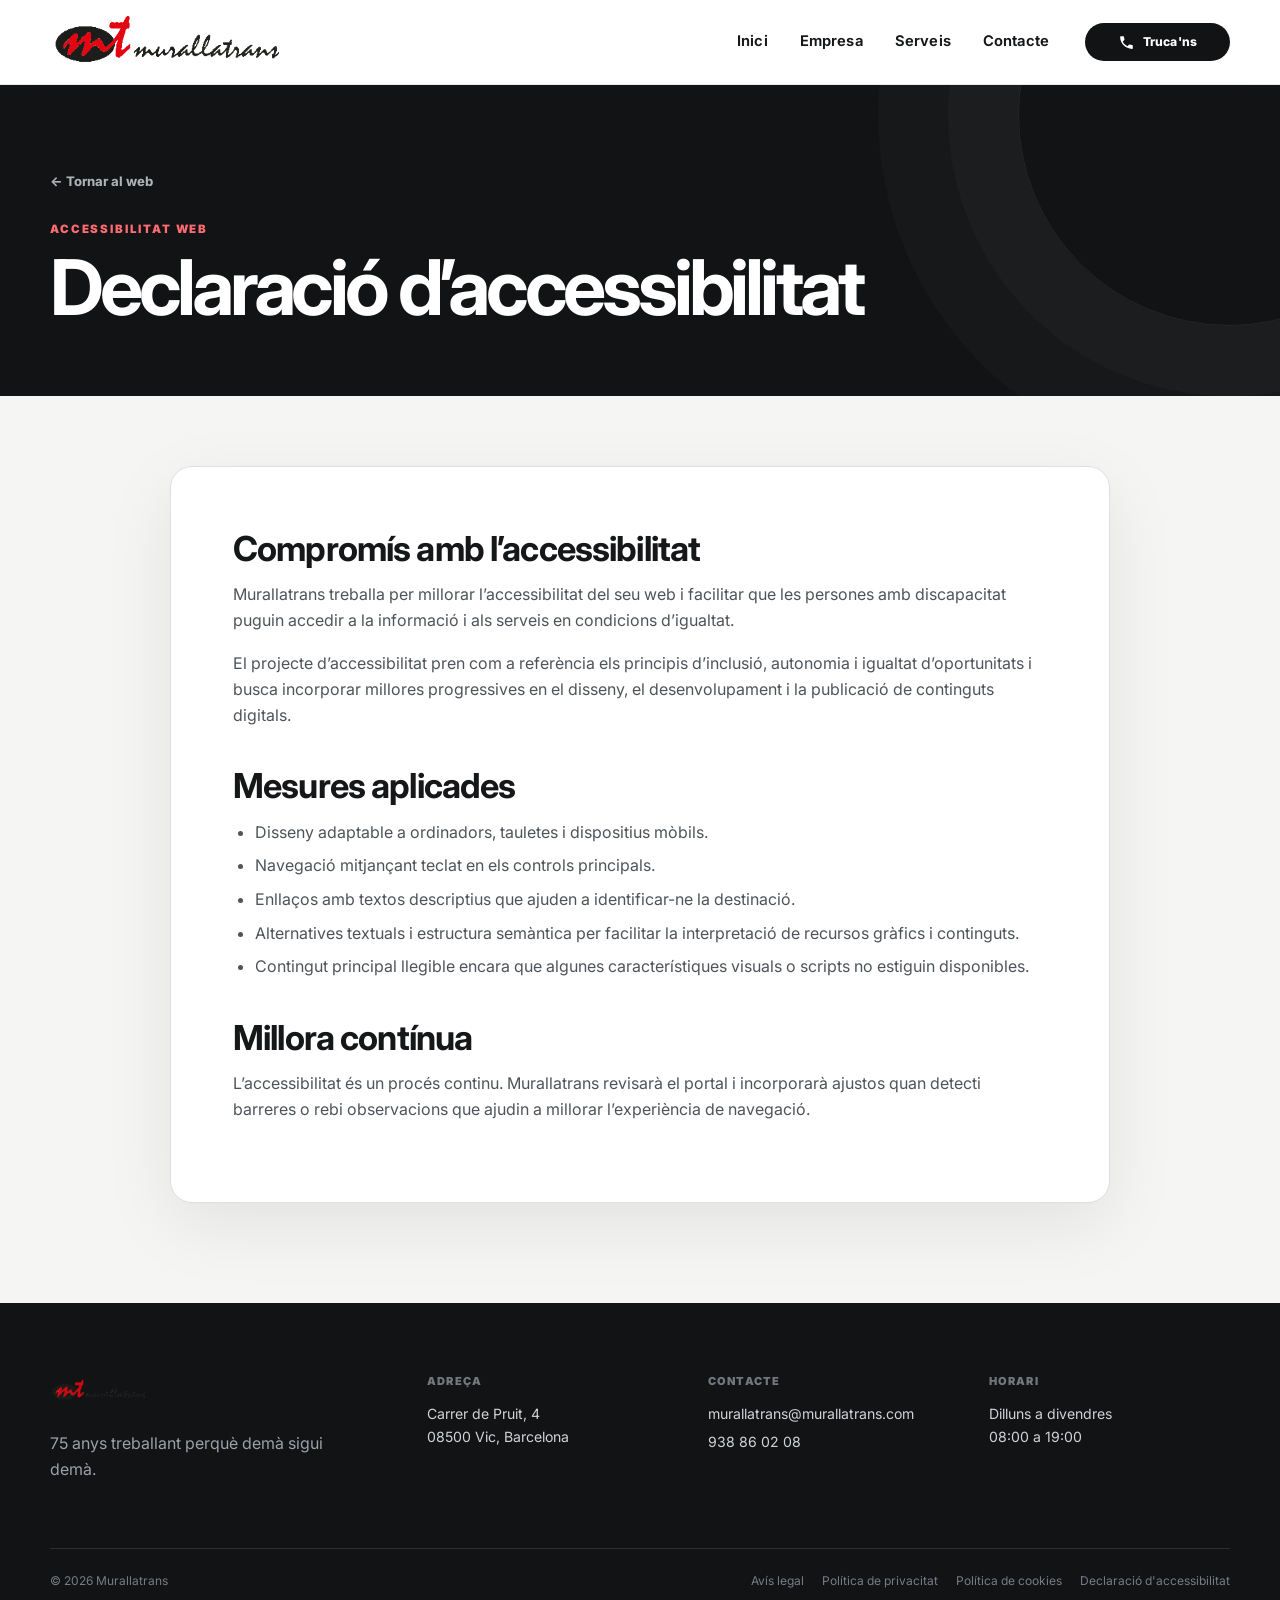
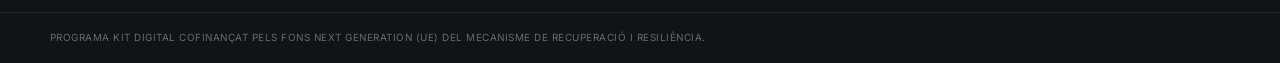
<file: accesibilidad.html>
<!doctype html>
<html lang="ca">
<head>
  <meta charset="utf-8">
  <meta name="viewport" content="width=device-width, initial-scale=1">
  <meta name="description" content="Declaració d’accessibilitat de Murallatrans.">
  <meta name="theme-color" content="#111315">
  <title>Declaració d’accessibilitat | Murallatrans</title>
  <link rel="stylesheet" href="styles.css">
  <link rel="preconnect" href="https://fonts.googleapis.com">
  <link rel="preconnect" href="https://fonts.gstatic.com" crossorigin>
  <link href="https://fonts.googleapis.com/css2?family=Inter:wght@400;500;600;700;800;900&display=swap" rel="stylesheet">
</head>
<body class="legal-page">
  <a class="skip-link" href="#main">Inici</a>
  <header class="site-header scrolled" id="top">
    <div class="header-inner container">
      <a class="brand" href="index.html" aria-label="Murallatrans"><img src="assets/murallatrans-logo.png" alt="Murallatrans"></a>
      <nav class="desktop-nav" aria-label="Navegació principal">
        <a href="index.html#inicio" class="nav-link">Inici</a><a href="index.html#empresa" class="nav-link">Empresa</a><a href="index.html#servicios" class="nav-link">Serveis</a><a href="index.html#contacto" class="nav-link">Contacte</a>
      </nav>
      <div class="header-actions">
        <a class="header-phone" href="tel:+34938860208" aria-label="Truca'ns: 938 86 02 08"><svg viewBox="0 0 24 24" aria-hidden="true"><path d="M6.62 10.79a15.5 15.5 0 0 0 6.59 6.59l2.2-2.2a1 1 0 0 1 1.01-.24c1.1.36 2.27.56 3.48.56a1 1 0 0 1 1 1V20a1 1 0 0 1-1 1C10.57 21 3 13.43 3 4a1 1 0 0 1 1-1h3.5a1 1 0 0 1 1 1c0 1.22.2 2.38.56 3.48a1 1 0 0 1-.25 1.02l-2.19 2.29Z"></path></svg><span>Truca'ns</span></a>
        <button class="menu-toggle" type="button" aria-controls="mobile-menu" aria-expanded="false" aria-label="Obrir menú"><span></span><span></span><span></span></button>
      </div>
    </div>
    <div class="mobile-menu" id="mobile-menu" hidden><nav aria-label="Navegació mòbil"><a href="index.html#inicio">Inici</a><a href="index.html#empresa">Empresa</a><a href="index.html#servicios">Serveis</a><a href="index.html#contacto">Contacte</a></nav><div class="mobile-contact"><a href="tel:+34938860208">938 86 02 08</a><a href="mailto:murallatrans@murallatrans.com">murallatrans@murallatrans.com</a></div></div>
  </header>
  <main class="legal-main" id="main">
    <section class="legal-hero"><div class="container"><a class="legal-back" href="index.html">← Tornar al web</a><div class="legal-kicker">Accessibilitat web</div><h1>Declaració d’accessibilitat</h1></div></section>
    <section class="legal-section"><div class="container"><article class="legal-card">
<h2>Compromís amb l’accessibilitat</h2>
<p>Murallatrans treballa per millorar l’accessibilitat del seu web i facilitar que les persones amb discapacitat puguin accedir a la informació i als serveis en condicions d’igualtat.</p>
<p>El projecte d’accessibilitat pren com a referència els principis d’inclusió, autonomia i igualtat d’oportunitats i busca incorporar millores progressives en el disseny, el desenvolupament i la publicació de continguts digitals.</p>
<h2>Mesures aplicades</h2>
<ul>
  <li>Disseny adaptable a ordinadors, tauletes i dispositius mòbils.</li>
  <li>Navegació mitjançant teclat en els controls principals.</li>
  <li>Enllaços amb textos descriptius que ajuden a identificar-ne la destinació.</li>
  <li>Alternatives textuals i estructura semàntica per facilitar la interpretació de recursos gràfics i continguts.</li>
  <li>Contingut principal llegible encara que algunes característiques visuals o scripts no estiguin disponibles.</li>
</ul>
<h2>Millora contínua</h2>
<p>L’accessibilitat és un procés continu. Murallatrans revisarà el portal i incorporarà ajustos quan detecti barreres o rebi observacions que ajudin a millorar l’experiència de navegació.</p>
</article></div></section>
  </main>
  <footer class="site-footer">
    <div class="container footer-top">
      <div class="footer-brand"><img src="assets/murallatrans-logo.png" alt="Murallatrans"><p>75 anys treballant perquè demà sigui demà.</p></div>
      <div class="footer-block"><span>Adreça</span><p>Carrer de Pruit, 4<br>08500 Vic, Barcelona</p></div>
      <div class="footer-block"><span>Contacte</span><a href="mailto:murallatrans@murallatrans.com">murallatrans@murallatrans.com</a><a href="tel:+34938860208">938 86 02 08</a></div>
      <div class="footer-block"><span>Horari</span><p>Dilluns a divendres<br>08:00 a 19:00</p></div>
    </div>
    <div class="container footer-bottom"><p>© <span id="year">2026</span> Murallatrans</p><div class="legal-links">
      <a href="aviso-legal.html">Avís legal</a><a href="privacidad.html">Política de privacitat</a><a href="cookies.html">Política de cookies</a><a href="accesibilidad.html">Declaració d'accessibilitat</a>
    </div></div>
    <div class="kit-digital"><div class="container">PROGRAMA KIT DIGITAL COFINANÇAT PELS FONS NEXT GENERATION (UE) DEL MECANISME DE RECUPERACIÓ I RESILIÈNCIA.</div></div>
  </footer>
  <button class="back-to-top visible" type="button" aria-label="Tornar al web">↑</button>
  <script src="legal.js"></script>
</body>
</html>
</file>
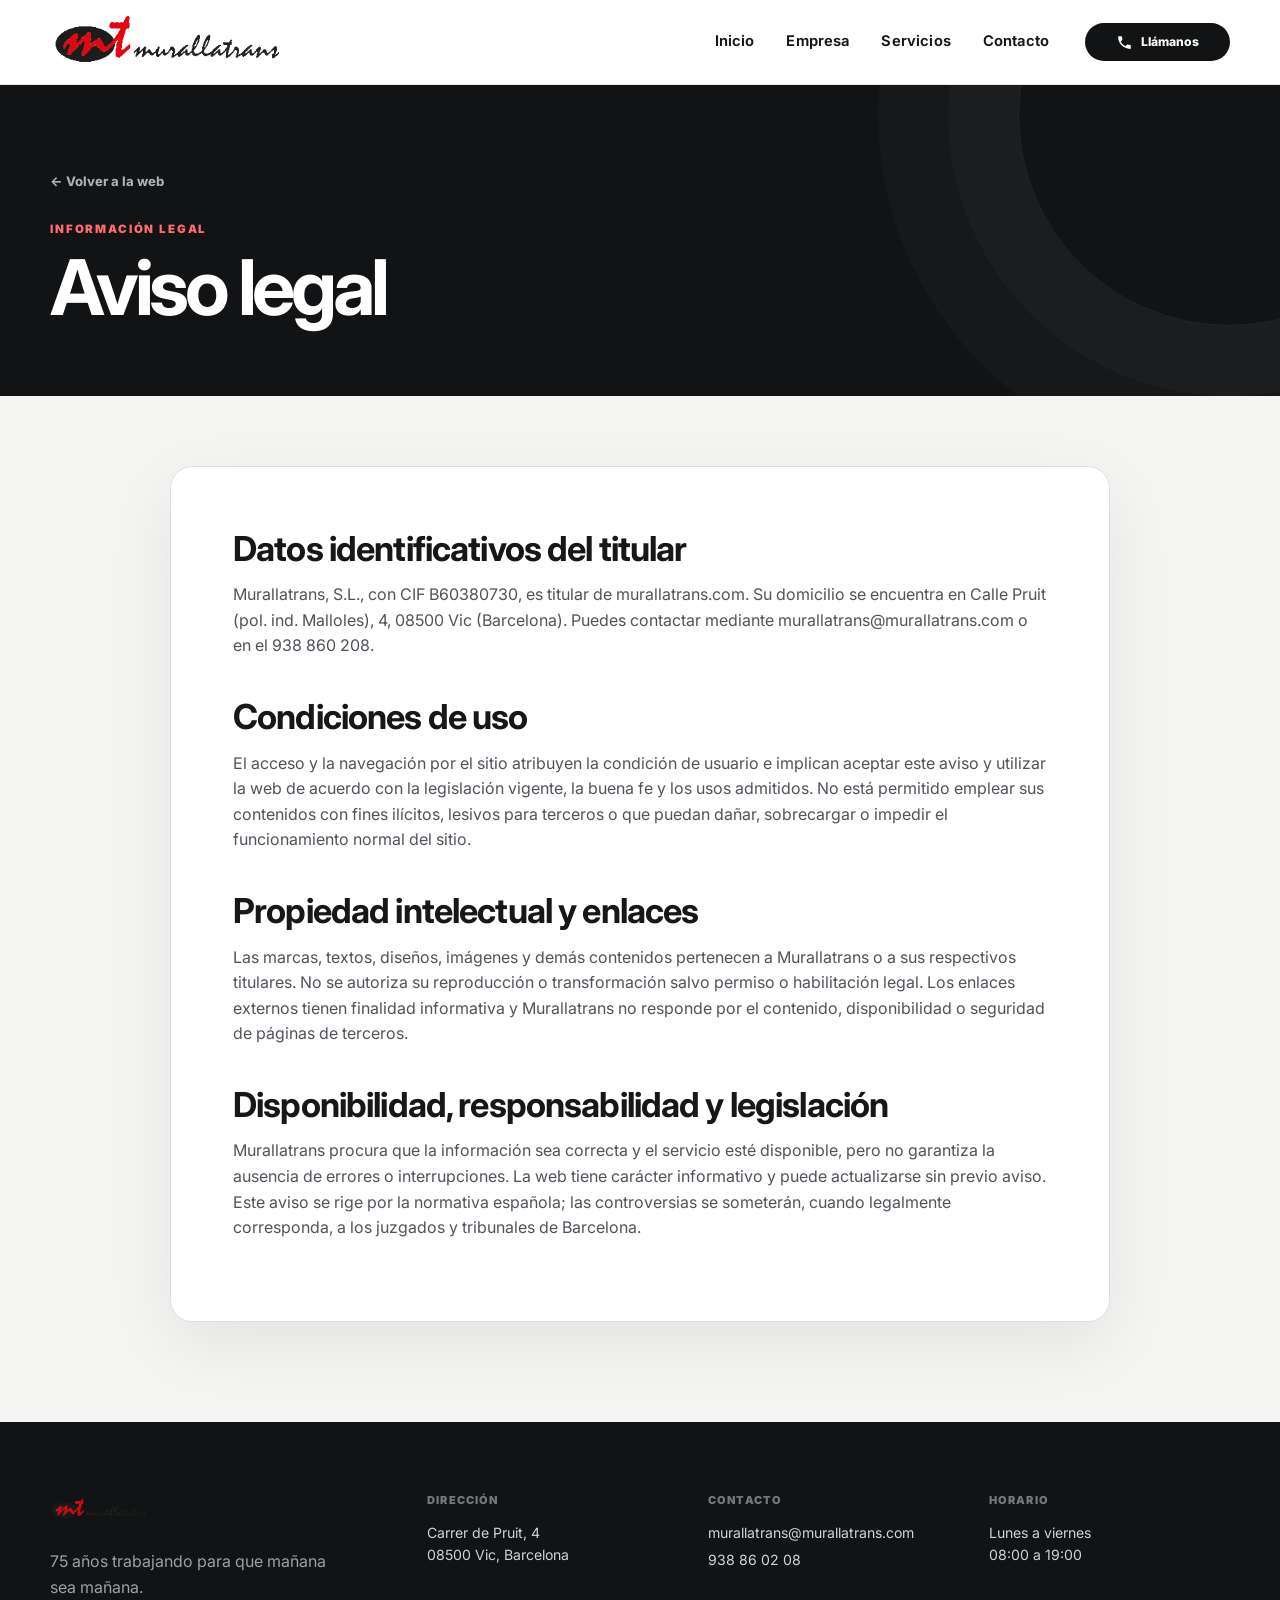
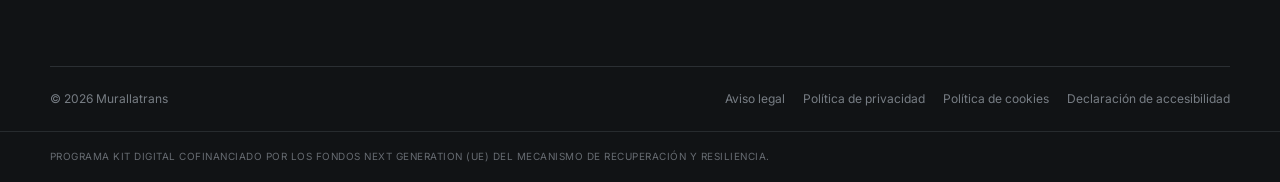
<file: aviso-legal.html>
<!doctype html>
<html lang="es">
<head>
  <meta charset="utf-8">
  <meta name="viewport" content="width=device-width, initial-scale=1">
  <meta name="description" content="Aviso legal de Murallatrans.">
  <meta name="theme-color" content="#111315">
  <title>Aviso legal | Murallatrans</title>
  <link rel="stylesheet" href="styles.css">
  <link rel="preconnect" href="https://fonts.googleapis.com">
  <link rel="preconnect" href="https://fonts.gstatic.com" crossorigin>
  <link href="https://fonts.googleapis.com/css2?family=Inter:wght@400;500;600;700;800;900&display=swap" rel="stylesheet">
</head>
<body class="legal-page">
  <a class="skip-link" href="#main">Saltar al contenido</a>
  <header class="site-header scrolled" id="top">
    <div class="header-inner container">
      <a class="brand" href="index.html" aria-label="Murallatrans"><img src="assets/murallatrans-logo.png" alt="Murallatrans"></a>
      <nav class="desktop-nav" aria-label="Navegación principal">
        <a href="index.html#inicio" class="nav-link">Inicio</a><a href="index.html#empresa" class="nav-link">Empresa</a><a href="index.html#servicios" class="nav-link">Servicios</a><a href="index.html#contacto" class="nav-link">Contacto</a>
      </nav>
      <div class="header-actions">
        <a class="header-phone" href="tel:+34938860208" aria-label="Llámanos: 938 86 02 08"><svg viewBox="0 0 24 24" aria-hidden="true"><path d="M6.62 10.79a15.5 15.5 0 0 0 6.59 6.59l2.2-2.2a1 1 0 0 1 1.01-.24c1.1.36 2.27.56 3.48.56a1 1 0 0 1 1 1V20a1 1 0 0 1-1 1C10.57 21 3 13.43 3 4a1 1 0 0 1 1-1h3.5a1 1 0 0 1 1 1c0 1.22.2 2.38.56 3.48a1 1 0 0 1-.25 1.02l-2.19 2.29Z"></path></svg><span>Llámanos</span></a>
        <button class="menu-toggle" type="button" aria-controls="mobile-menu" aria-expanded="false" aria-label="Abrir menú"><span></span><span></span><span></span></button>
      </div>
    </div>
    <div class="mobile-menu" id="mobile-menu" hidden><nav aria-label="Navegación móvil"><a href="index.html#inicio">Inicio</a><a href="index.html#empresa">Empresa</a><a href="index.html#servicios">Servicios</a><a href="index.html#contacto">Contacto</a></nav><div class="mobile-contact"><a href="tel:+34938860208">938 86 02 08</a><a href="mailto:murallatrans@murallatrans.com">murallatrans@murallatrans.com</a></div></div>
  </header>
  <main class="legal-main" id="main">
    <section class="legal-hero"><div class="container"><a class="legal-back" href="index.html">← Volver a la web</a><div class="legal-kicker">Información legal</div><h1>Aviso legal</h1></div></section>
    <section class="legal-section"><div class="container"><article class="legal-card">
<h2>Datos identificativos del titular</h2>
<p>Murallatrans, S.L., con CIF B60380730, es titular de murallatrans.com. Su domicilio se encuentra en Calle Pruit (pol. ind. Malloles), 4, 08500 Vic (Barcelona). Puedes contactar mediante murallatrans@murallatrans.com o en el 938 860 208.</p>
<h2>Condiciones de uso</h2>
<p>El acceso y la navegación por el sitio atribuyen la condición de usuario e implican aceptar este aviso y utilizar la web de acuerdo con la legislación vigente, la buena fe y los usos admitidos. No está permitido emplear sus contenidos con fines ilícitos, lesivos para terceros o que puedan dañar, sobrecargar o impedir el funcionamiento normal del sitio.</p>
<h2>Propiedad intelectual y enlaces</h2>
<p>Las marcas, textos, diseños, imágenes y demás contenidos pertenecen a Murallatrans o a sus respectivos titulares. No se autoriza su reproducción o transformación salvo permiso o habilitación legal. Los enlaces externos tienen finalidad informativa y Murallatrans no responde por el contenido, disponibilidad o seguridad de páginas de terceros.</p>
<h2>Disponibilidad, responsabilidad y legislación</h2>
<p>Murallatrans procura que la información sea correcta y el servicio esté disponible, pero no garantiza la ausencia de errores o interrupciones. La web tiene carácter informativo y puede actualizarse sin previo aviso. Este aviso se rige por la normativa española; las controversias se someterán, cuando legalmente corresponda, a los juzgados y tribunales de Barcelona.</p>
</article></div></section>
  </main>
  <footer class="site-footer">
    <div class="container footer-top">
      <div class="footer-brand"><img src="assets/murallatrans-logo.png" alt="Murallatrans"><p>75 años trabajando para que mañana sea mañana.</p></div>
      <div class="footer-block"><span>Dirección</span><p>Carrer de Pruit, 4<br>08500 Vic, Barcelona</p></div>
      <div class="footer-block"><span>Contacto</span><a href="mailto:murallatrans@murallatrans.com">murallatrans@murallatrans.com</a><a href="tel:+34938860208">938 86 02 08</a></div>
      <div class="footer-block"><span>Horario</span><p>Lunes a viernes<br>08:00 a 19:00</p></div>
    </div>
    <div class="container footer-bottom"><p>© <span id="year">2026</span> Murallatrans</p><div class="legal-links">
      <a href="aviso-legal.html">Aviso legal</a><a href="privacidad.html">Política de privacidad</a><a href="cookies.html">Política de cookies</a><a href="accesibilidad.html">Declaración de accesibilidad</a>
    </div></div>
    <div class="kit-digital"><div class="container">PROGRAMA KIT DIGITAL COFINANCIADO POR LOS FONDOS NEXT GENERATION (UE) DEL MECANISMO DE RECUPERACIÓN Y RESILIENCIA.</div></div>
  </footer>
  <button class="back-to-top visible" type="button" aria-label="Volver a la web">↑</button>
  <script src="legal.js"></script>
</body>
</html>
</file>
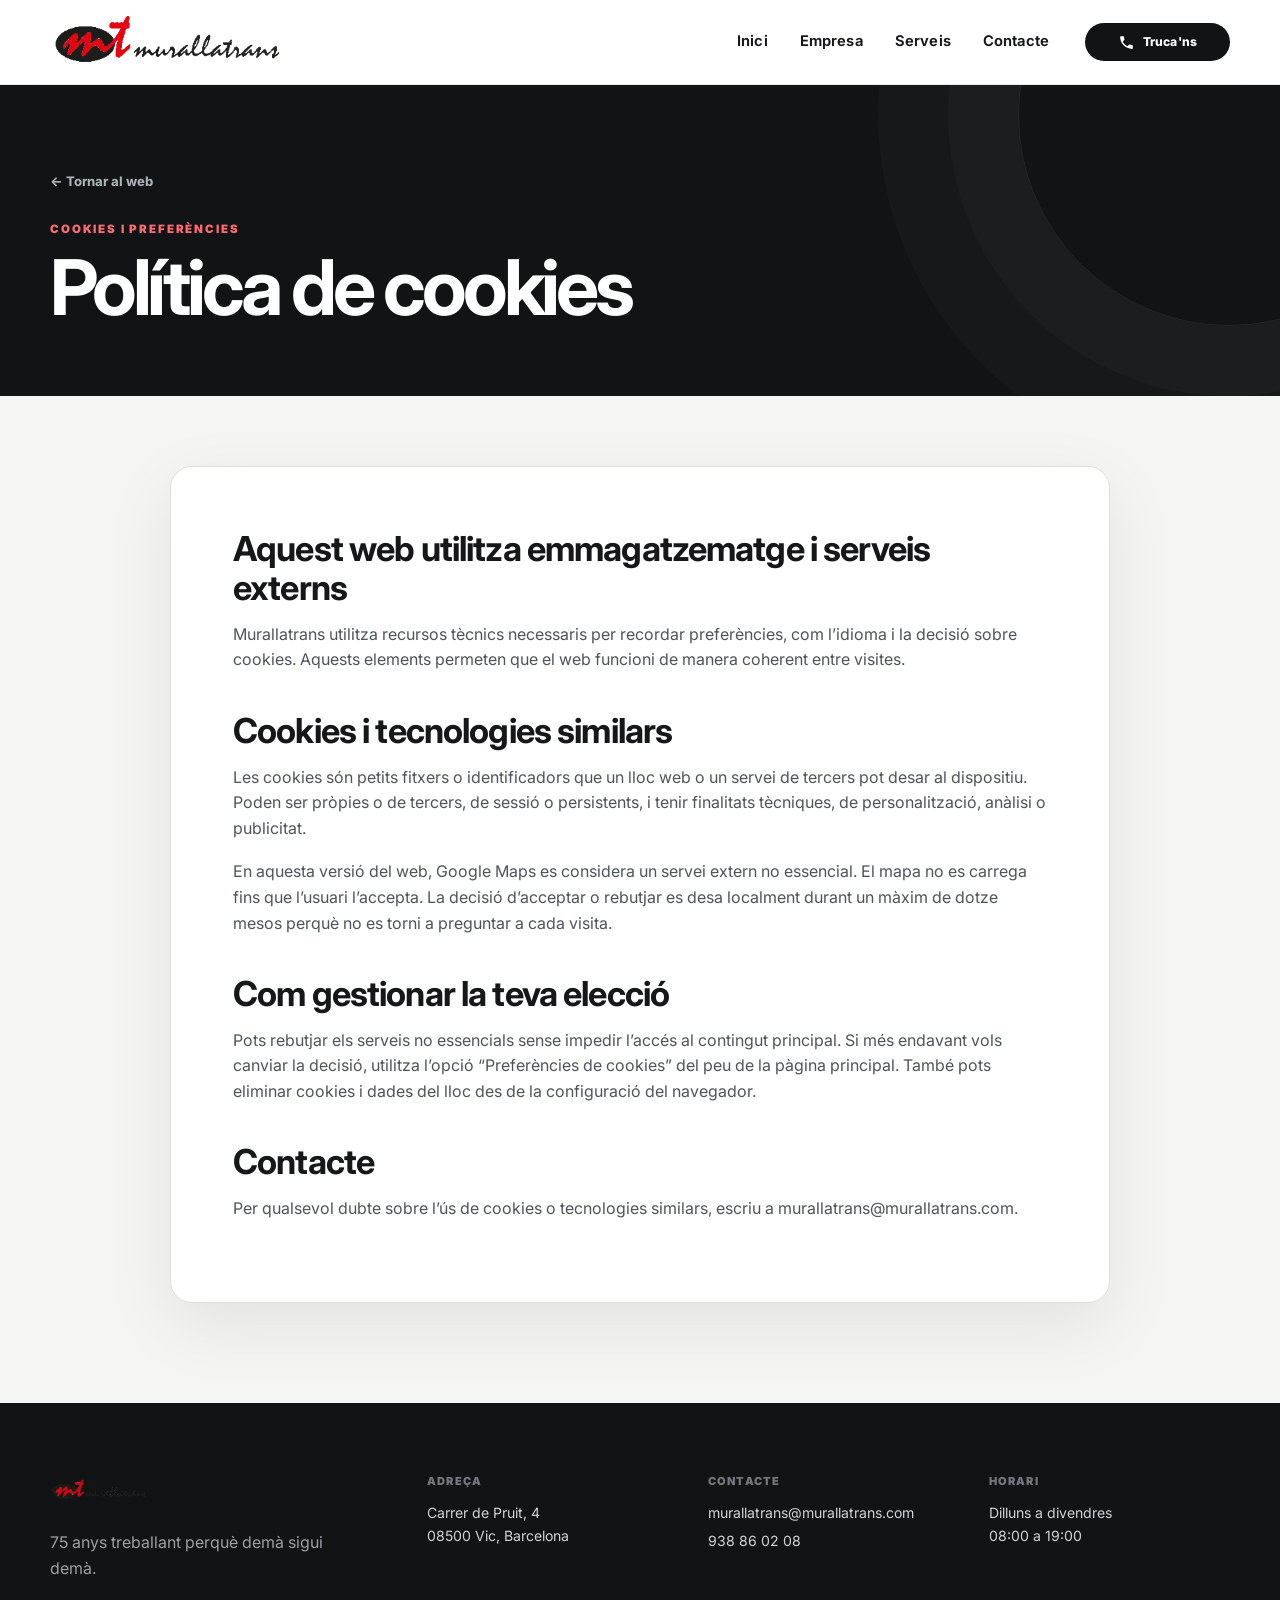
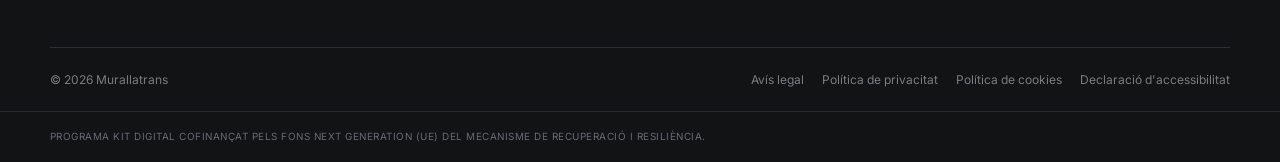
<file: cookies.html>
<!doctype html>
<html lang="ca">
<head>
  <meta charset="utf-8">
  <meta name="viewport" content="width=device-width, initial-scale=1">
  <meta name="description" content="Política de cookies de Murallatrans.">
  <meta name="theme-color" content="#111315">
  <title>Política de cookies | Murallatrans</title>
  <link rel="stylesheet" href="styles.css">
  <link rel="preconnect" href="https://fonts.googleapis.com">
  <link rel="preconnect" href="https://fonts.gstatic.com" crossorigin>
  <link href="https://fonts.googleapis.com/css2?family=Inter:wght@400;500;600;700;800;900&display=swap" rel="stylesheet">
</head>
<body class="legal-page">
  <a class="skip-link" href="#main">Inici</a>
  <header class="site-header scrolled" id="top">
    <div class="header-inner container">
      <a class="brand" href="index.html" aria-label="Murallatrans"><img src="assets/murallatrans-logo.png" alt="Murallatrans"></a>
      <nav class="desktop-nav" aria-label="Navegació principal">
        <a href="index.html#inicio" class="nav-link">Inici</a><a href="index.html#empresa" class="nav-link">Empresa</a><a href="index.html#servicios" class="nav-link">Serveis</a><a href="index.html#contacto" class="nav-link">Contacte</a>
      </nav>
      <div class="header-actions">
        <a class="header-phone" href="tel:+34938860208" aria-label="Truca'ns: 938 86 02 08"><svg viewBox="0 0 24 24" aria-hidden="true"><path d="M6.62 10.79a15.5 15.5 0 0 0 6.59 6.59l2.2-2.2a1 1 0 0 1 1.01-.24c1.1.36 2.27.56 3.48.56a1 1 0 0 1 1 1V20a1 1 0 0 1-1 1C10.57 21 3 13.43 3 4a1 1 0 0 1 1-1h3.5a1 1 0 0 1 1 1c0 1.22.2 2.38.56 3.48a1 1 0 0 1-.25 1.02l-2.19 2.29Z"></path></svg><span>Truca'ns</span></a>
        <button class="menu-toggle" type="button" aria-controls="mobile-menu" aria-expanded="false" aria-label="Obrir menú"><span></span><span></span><span></span></button>
      </div>
    </div>
    <div class="mobile-menu" id="mobile-menu" hidden><nav aria-label="Navegació mòbil"><a href="index.html#inicio">Inici</a><a href="index.html#empresa">Empresa</a><a href="index.html#servicios">Serveis</a><a href="index.html#contacto">Contacte</a></nav><div class="mobile-contact"><a href="tel:+34938860208">938 86 02 08</a><a href="mailto:murallatrans@murallatrans.com">murallatrans@murallatrans.com</a></div></div>
  </header>
  <main class="legal-main" id="main">
    <section class="legal-hero"><div class="container"><a class="legal-back" href="index.html">← Tornar al web</a><div class="legal-kicker">Cookies i preferències</div><h1>Política de cookies</h1></div></section>
    <section class="legal-section"><div class="container"><article class="legal-card">
<h2>Aquest web utilitza emmagatzematge i serveis externs</h2>
<p>Murallatrans utilitza recursos tècnics necessaris per recordar preferències, com l’idioma i la decisió sobre cookies. Aquests elements permeten que el web funcioni de manera coherent entre visites.</p>
<h2>Cookies i tecnologies similars</h2>
<p>Les cookies són petits fitxers o identificadors que un lloc web o un servei de tercers pot desar al dispositiu. Poden ser pròpies o de tercers, de sessió o persistents, i tenir finalitats tècniques, de personalització, anàlisi o publicitat.</p>
<p>En aquesta versió del web, Google Maps es considera un servei extern no essencial. El mapa no es carrega fins que l’usuari l’accepta. La decisió d’acceptar o rebutjar es desa localment durant un màxim de dotze mesos perquè no es torni a preguntar a cada visita.</p>
<h2>Com gestionar la teva elecció</h2>
<p>Pots rebutjar els serveis no essencials sense impedir l’accés al contingut principal. Si més endavant vols canviar la decisió, utilitza l’opció “Preferències de cookies” del peu de la pàgina principal. També pots eliminar cookies i dades del lloc des de la configuració del navegador.</p>
<h2>Contacte</h2>
<p>Per qualsevol dubte sobre l’ús de cookies o tecnologies similars, escriu a murallatrans@murallatrans.com.</p>
</article></div></section>
  </main>
  <footer class="site-footer">
    <div class="container footer-top">
      <div class="footer-brand"><img src="assets/murallatrans-logo.png" alt="Murallatrans"><p>75 anys treballant perquè demà sigui demà.</p></div>
      <div class="footer-block"><span>Adreça</span><p>Carrer de Pruit, 4<br>08500 Vic, Barcelona</p></div>
      <div class="footer-block"><span>Contacte</span><a href="mailto:murallatrans@murallatrans.com">murallatrans@murallatrans.com</a><a href="tel:+34938860208">938 86 02 08</a></div>
      <div class="footer-block"><span>Horari</span><p>Dilluns a divendres<br>08:00 a 19:00</p></div>
    </div>
    <div class="container footer-bottom"><p>© <span id="year">2026</span> Murallatrans</p><div class="legal-links">
      <a href="aviso-legal.html">Avís legal</a><a href="privacidad.html">Política de privacitat</a><a href="cookies.html">Política de cookies</a><a href="accesibilidad.html">Declaració d'accessibilitat</a>
    </div></div>
    <div class="kit-digital"><div class="container">PROGRAMA KIT DIGITAL COFINANÇAT PELS FONS NEXT GENERATION (UE) DEL MECANISME DE RECUPERACIÓ I RESILIÈNCIA.</div></div>
  </footer>
  <button class="back-to-top visible" type="button" aria-label="Tornar al web">↑</button>
  <script src="legal.js"></script>
</body>
</html>
</file>
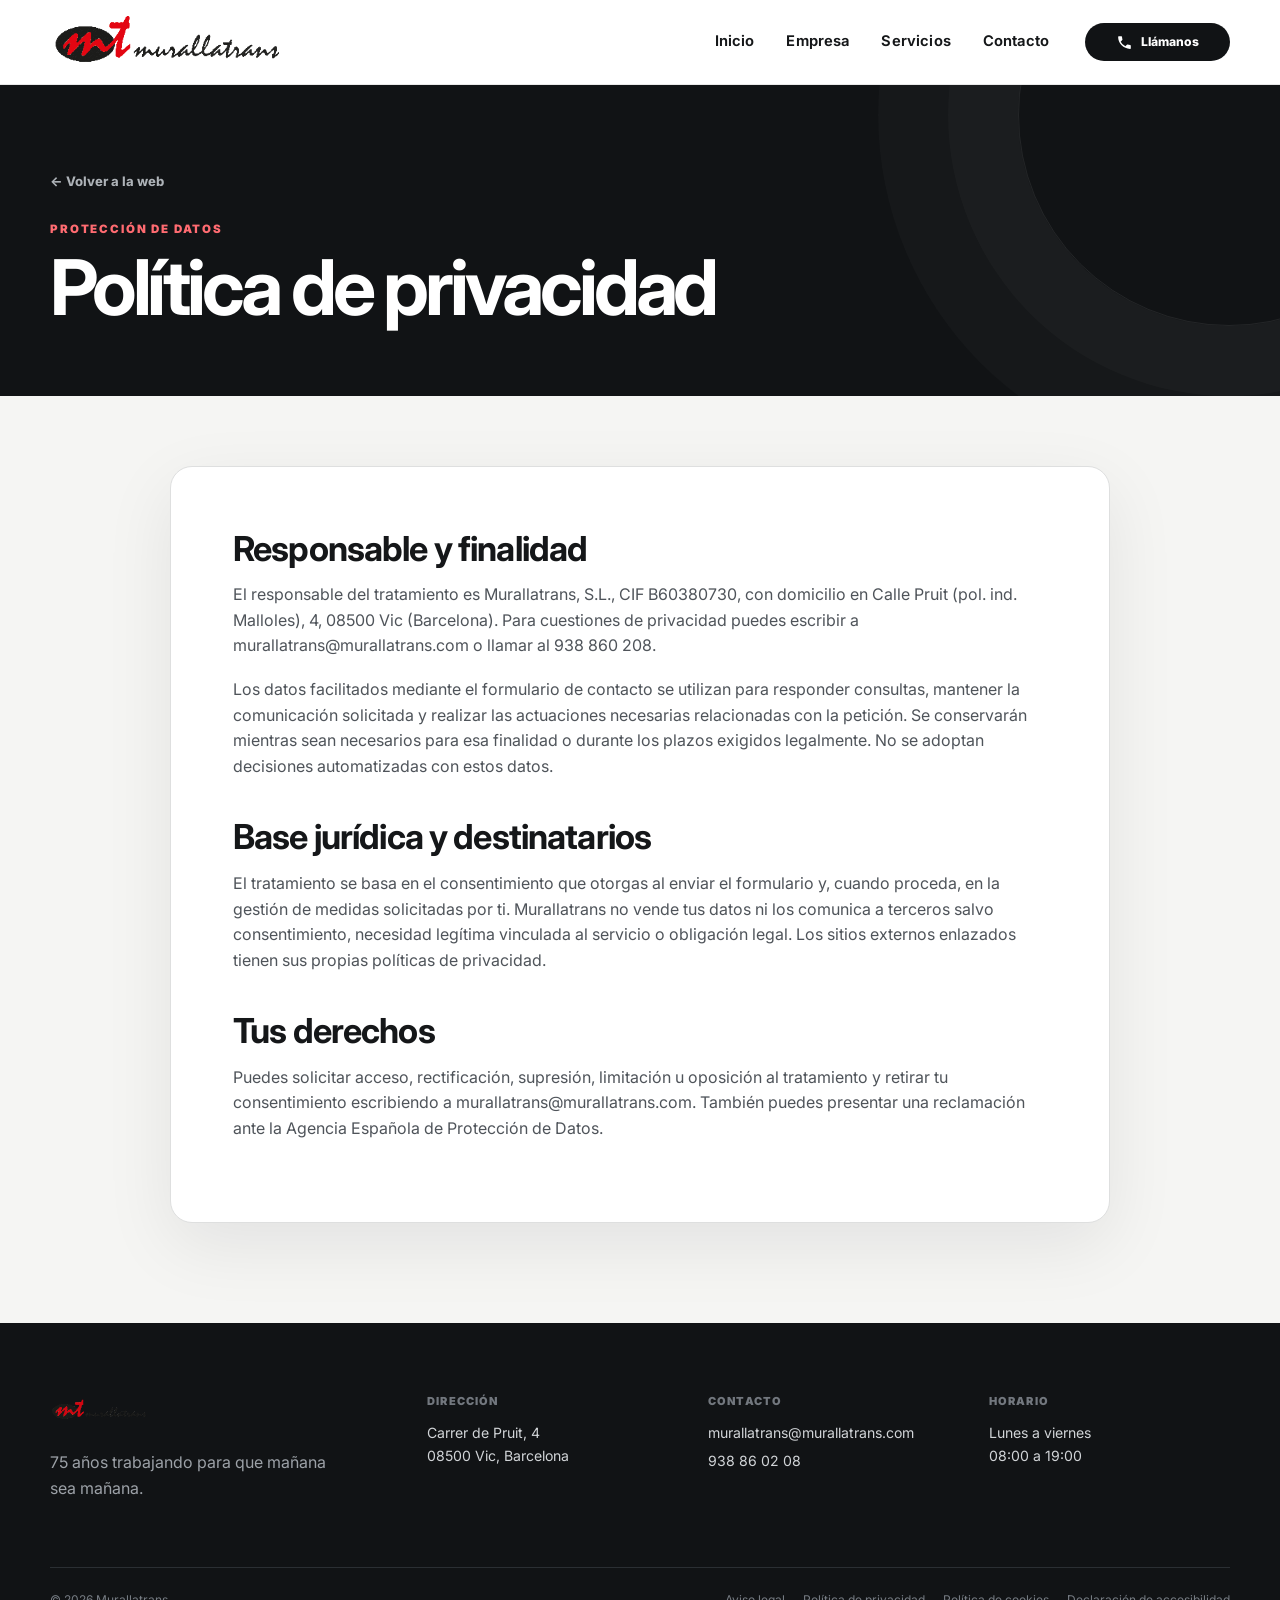
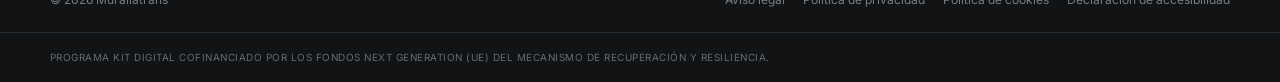
<file: privacidad.html>
<!doctype html>
<html lang="es">
<head>
  <meta charset="utf-8">
  <meta name="viewport" content="width=device-width, initial-scale=1">
  <meta name="description" content="Política de privacidad de Murallatrans.">
  <meta name="theme-color" content="#111315">
  <title>Política de privacidad | Murallatrans</title>
  <link rel="stylesheet" href="styles.css">
  <link rel="preconnect" href="https://fonts.googleapis.com">
  <link rel="preconnect" href="https://fonts.gstatic.com" crossorigin>
  <link href="https://fonts.googleapis.com/css2?family=Inter:wght@400;500;600;700;800;900&display=swap" rel="stylesheet">
</head>
<body class="legal-page">
  <a class="skip-link" href="#main">Saltar al contenido</a>
  <header class="site-header scrolled" id="top">
    <div class="header-inner container">
      <a class="brand" href="index.html" aria-label="Murallatrans"><img src="assets/murallatrans-logo.png" alt="Murallatrans"></a>
      <nav class="desktop-nav" aria-label="Navegación principal">
        <a href="index.html#inicio" class="nav-link">Inicio</a><a href="index.html#empresa" class="nav-link">Empresa</a><a href="index.html#servicios" class="nav-link">Servicios</a><a href="index.html#contacto" class="nav-link">Contacto</a>
      </nav>
      <div class="header-actions">
        <a class="header-phone" href="tel:+34938860208" aria-label="Llámanos: 938 86 02 08"><svg viewBox="0 0 24 24" aria-hidden="true"><path d="M6.62 10.79a15.5 15.5 0 0 0 6.59 6.59l2.2-2.2a1 1 0 0 1 1.01-.24c1.1.36 2.27.56 3.48.56a1 1 0 0 1 1 1V20a1 1 0 0 1-1 1C10.57 21 3 13.43 3 4a1 1 0 0 1 1-1h3.5a1 1 0 0 1 1 1c0 1.22.2 2.38.56 3.48a1 1 0 0 1-.25 1.02l-2.19 2.29Z"></path></svg><span>Llámanos</span></a>
        <button class="menu-toggle" type="button" aria-controls="mobile-menu" aria-expanded="false" aria-label="Abrir menú"><span></span><span></span><span></span></button>
      </div>
    </div>
    <div class="mobile-menu" id="mobile-menu" hidden><nav aria-label="Navegación móvil"><a href="index.html#inicio">Inicio</a><a href="index.html#empresa">Empresa</a><a href="index.html#servicios">Servicios</a><a href="index.html#contacto">Contacto</a></nav><div class="mobile-contact"><a href="tel:+34938860208">938 86 02 08</a><a href="mailto:murallatrans@murallatrans.com">murallatrans@murallatrans.com</a></div></div>
  </header>
  <main class="legal-main" id="main">
    <section class="legal-hero"><div class="container"><a class="legal-back" href="index.html">← Volver a la web</a><div class="legal-kicker">Protección de datos</div><h1>Política de privacidad</h1></div></section>
    <section class="legal-section"><div class="container"><article class="legal-card">
<h2>Responsable y finalidad</h2>
<p>El responsable del tratamiento es Murallatrans, S.L., CIF B60380730, con domicilio en Calle Pruit (pol. ind. Malloles), 4, 08500 Vic (Barcelona). Para cuestiones de privacidad puedes escribir a murallatrans@murallatrans.com o llamar al 938 860 208.</p>
<p>Los datos facilitados mediante el formulario de contacto se utilizan para responder consultas, mantener la comunicación solicitada y realizar las actuaciones necesarias relacionadas con la petición. Se conservarán mientras sean necesarios para esa finalidad o durante los plazos exigidos legalmente. No se adoptan decisiones automatizadas con estos datos.</p>
<h2>Base jurídica y destinatarios</h2>
<p>El tratamiento se basa en el consentimiento que otorgas al enviar el formulario y, cuando proceda, en la gestión de medidas solicitadas por ti. Murallatrans no vende tus datos ni los comunica a terceros salvo consentimiento, necesidad legítima vinculada al servicio o obligación legal. Los sitios externos enlazados tienen sus propias políticas de privacidad.</p>
<h2>Tus derechos</h2>
<p>Puedes solicitar acceso, rectificación, supresión, limitación u oposición al tratamiento y retirar tu consentimiento escribiendo a murallatrans@murallatrans.com. También puedes presentar una reclamación ante la Agencia Española de Protección de Datos.</p>
</article></div></section>
  </main>
  <footer class="site-footer">
    <div class="container footer-top">
      <div class="footer-brand"><img src="assets/murallatrans-logo.png" alt="Murallatrans"><p>75 años trabajando para que mañana sea mañana.</p></div>
      <div class="footer-block"><span>Dirección</span><p>Carrer de Pruit, 4<br>08500 Vic, Barcelona</p></div>
      <div class="footer-block"><span>Contacto</span><a href="mailto:murallatrans@murallatrans.com">murallatrans@murallatrans.com</a><a href="tel:+34938860208">938 86 02 08</a></div>
      <div class="footer-block"><span>Horario</span><p>Lunes a viernes<br>08:00 a 19:00</p></div>
    </div>
    <div class="container footer-bottom"><p>© <span id="year">2026</span> Murallatrans</p><div class="legal-links">
      <a href="aviso-legal.html">Aviso legal</a><a href="privacidad.html">Política de privacidad</a><a href="cookies.html">Política de cookies</a><a href="accesibilidad.html">Declaración de accesibilidad</a>
    </div></div>
    <div class="kit-digital"><div class="container">PROGRAMA KIT DIGITAL COFINANCIADO POR LOS FONDOS NEXT GENERATION (UE) DEL MECANISMO DE RECUPERACIÓN Y RESILIENCIA.</div></div>
  </footer>
  <button class="back-to-top visible" type="button" aria-label="Volver a la web">↑</button>
  <script src="legal.js"></script>
</body>
</html>
</file>
<file: styles.css>
:root {
  --bg: #ffffff;
  --soft: #f5f5f3;
  --soft-2: #ecece8;
  --ink: #151719;
  --ink-2: #2a2d31;
  --muted: #686c72;
  --line: #dedfdf;
  --dark: #111315;
  --dark-2: #1b1e21;
  --red: #e31b23;
  --red-dark: #bd1118;
  --red-soft: #fff0f1;
  --blue: #0f00b5;
  --white: #fff;
  --container: 1180px;
  --radius: 18px;
  --shadow: 0 24px 70px rgba(17, 19, 21, .12);
  --header-h: 84px;
}

* { box-sizing: border-box; }
html { scroll-behavior: smooth; scroll-padding-top: calc(var(--header-h) + 18px); }
body {
  margin: 0;
  color: var(--ink);
  background: var(--bg);
  font-family: Inter, ui-sans-serif, -apple-system, BlinkMacSystemFont, "Segoe UI", Roboto, Arial, sans-serif;
  font-size: 16px;
  line-height: 1.6;
  -webkit-font-smoothing: antialiased;
  overflow-x: hidden;
}
img, svg { display: block; max-width: 100%; }
a { color: inherit; text-decoration: none; }
button, input, textarea { font: inherit; }
button { cursor: pointer; }
.container { width: min(calc(100% - 40px), var(--container)); margin-inline: auto; }
.section { position: relative; padding: 112px 0; }
.section-light { background: var(--soft); }
.section-soft { background: #f7f7f5; }
.section-dark { background: var(--dark); color: var(--white); }

.skip-link {
  position: fixed; left: 16px; top: -70px; z-index: 9999;
  background: var(--red); color: #fff; padding: 12px 16px; border-radius: 8px;
  transition: top .2s ease;
}
.skip-link:focus { top: 16px; }

.site-header {
  position: fixed; inset: 0 0 auto; z-index: 1000;
  min-height: var(--header-h);
  background: rgba(255,255,255,.94);
  border-bottom: 1px solid rgba(17,19,21,.08);
  backdrop-filter: blur(18px);
  -webkit-backdrop-filter: blur(18px);
  transition: box-shadow .25s ease, background .25s ease;
}
.site-header.scrolled { box-shadow: 0 10px 35px rgba(0,0,0,.08); }
.header-inner { height: var(--header-h); display: flex; align-items: center; gap: 36px; }
.brand { flex: 0 0 auto; display: flex; align-items: center; }
.brand img { width: 238px; height: auto; }
.desktop-nav { display: flex; align-items: center; gap: 32px; margin-left: auto; }
.nav-link { position: relative; font-weight: 650; font-size: .92rem; letter-spacing: .01em; padding: 9px 0; }
.nav-link::after { content:""; position:absolute; left:0; right:100%; bottom:2px; height:2px; background:var(--red); transition:right .2s ease; }
.nav-link:hover::after, .nav-link.active::after { right:0; }
.header-actions { display:flex; align-items:center; gap:20px; }
.language-switcher { display:flex; align-items:center; gap:5px; font-size:.76rem; font-weight:800; color:#92959a; }
.lang-btn { border:0; background:none; padding:4px 2px; color:inherit; font-size:inherit; font-weight:inherit; }
.lang-btn.active { color:var(--red); }
.header-phone {font-family: 'Inter', sans-serif; width:145px; height:38px; border-radius:20px; display: flex; align-items: center; justify-content: center; gap: 8px; background:var(--dark); color:#fff; transition: transform .2s ease, background .2s ease; }
.header-phone:hover { transform: translateY(-2px); background:var(--red); }
.header-phone svg { width:17px; fill:currentColor; }
.header-phone span {font-size: .76rem;  font-weight: 800; letter-spacing: .01em; }
.menu-toggle { display:none; border:0; background:transparent; width:42px; height:42px; padding:8px; }
.menu-toggle span { display:block; width:100%; height:2px; background:var(--ink); margin:6px 0; transition:.2s; }
.menu-toggle.open span:nth-child(1) { transform: translateY(8px) rotate(45deg); }
.menu-toggle.open span:nth-child(2) { opacity:0; }
.menu-toggle.open span:nth-child(3) { transform: translateY(-8px) rotate(-45deg); }
.mobile-menu { background:#fff; border-top:1px solid var(--line); padding:20px; box-shadow:0 20px 40px rgba(0,0,0,.08); }
.mobile-menu nav { display:grid; }
.mobile-menu nav a { padding:15px 0; font-size:1.14rem; font-weight:750; border-bottom:1px solid var(--line); }
.mobile-contact { display:grid; gap:4px; padding-top:18px; font-size:.9rem; color:var(--muted); }

.hero {
  min-height: 840px;
  padding-top: calc(var(--header-h) + 84px);
  padding-bottom: 62px;
  overflow: hidden;
  background:
    radial-gradient(circle at 74% 28%, rgba(227,27,35,.10), transparent 26%),
    linear-gradient(135deg, #fff 0%, #fff 58%, #f3f3f0 58%, #ecece8 100%);
}
.hero::after { content:""; position:absolute; width:520px; height:520px; border:1px solid rgba(17,19,21,.07); border-radius:50%; right:-210px; top:120px; }
.hero-grid { position:relative; z-index:2; display:grid; grid-template-columns: .92fr 1.08fr; gap:70px; align-items:center; }
.eyebrow { display:inline-flex; align-items:center; gap:10px; color:var(--red); text-transform:uppercase; font-size:.74rem; font-weight:900; letter-spacing:.16em; margin-bottom:18px; }
.eyebrow::before { content:""; width:34px; height:2px; background:currentColor; }
.hero-copy h1 { margin:0; font-size:clamp(4.5rem, 9vw, 8.8rem); line-height:.82; letter-spacing:-.075em; font-weight:850; }
.hero-slogan { max-width:650px; margin:20px 0 18px; font-size:clamp(2rem, 3vw, 2.55rem); line-height:1.12; font-weight:800; letter-spacing:-.035em; }
.hero-lead { max-width:630px; color:var(--muted); font-size:1.05rem; margin:0 0 30px; }
.hero-actions {padding-top:175px; display:flex; gap:12px; flex-wrap:wrap; }
.btn { min-height:50px; display:inline-flex; align-items:center; justify-content:center; gap:8px; padding:13px 21px; border-radius:999px; border:1px solid transparent; font-weight:800; font-size:.9rem; transition: transform .2s ease, background .2s ease, color .2s ease, border-color .2s ease; }
.btn:hover { transform:translateY(-2px); }
.btn-primary { background:var(--red); color:#fff; border-color:var(--red); }
.btn-primary:hover { background:var(--red-dark); border-color:var(--red-dark); }
.btn-ghost { background:#fff; border-color:var(--line); }
.btn-ghost:hover { border-color:var(--ink); }
.hero-meta { display:grid; grid-template-columns:repeat(3,1fr); gap:18px; margin-top:46px; padding-top:25px; border-top:1px solid var(--line); }
.hero-meta div { display:grid; gap:2px; }
.hero-meta strong { font-size:1.3rem; }
.hero-meta span { font-size:.77rem; color:var(--muted); line-height:1.35; }

.hero-visual { min-height:560px; position:relative; display:grid; place-items:center; }
.visual-glow { position:absolute; width:430px; height:430px; border-radius:50%; background:rgba(227,27,35,.12); filter:blur(70px); }
.tracking.section-light {background-color: #ecece8; background-image: url("./assets/europe.svg"); background-repeat: no-repeat; background-position: center center; background-size: cover;}
.tracking-window { position:relative; width:min(100%, 650px); background:#15181b; color:#fff; border-radius:22px; box-shadow:0 35px 85px rgba(0,0,0,.28); overflow:hidden; transform:rotate(-2deg); border:1px solid rgba(255,255,255,.08); }
.tracking-topbar { height:48px; display:flex; align-items:center; gap:7px; padding:0 16px; background:#0e1012; border-bottom:1px solid rgba(255,255,255,.08); }
.tracking-topbar > span { width:8px; height:8px; border-radius:50%; background:#3b3f44; }
.tracking-topbar > span:first-child { background:var(--red); }
.tracking-topbar small { margin-left:auto; color:#8c9198; font-size:.68rem; text-transform:uppercase; letter-spacing:.14em; }
.tracking-content { display:grid; grid-template-columns:58px 1fr; min-height:430px; }
.tracking-side { display:flex; flex-direction:column; gap:11px; padding:18px 10px; border-right:1px solid rgba(255,255,255,.08); background:#121416; }
.tracking-chip { width:38px; height:38px; display:grid; place-items:center; border-radius:10px; border:1px solid rgba(255,255,255,.08); color:#70767e; font-size:.59rem; font-weight:900; }
.tracking-chip.active { background:var(--red); color:#fff; border-color:var(--red); }
.route-map { position:relative; padding:25px 20px 96px; overflow:hidden; }
.route-map svg { width:100%; height:100%; }
.map-shape { fill:#21252a; stroke:#333941; stroke-width:2; }
.route-line { fill:none; stroke:url(#routeGradient); stroke-width:4; stroke-linecap:round; stroke-dasharray:8 8; animation:dash 16s linear infinite; }
.route-node { fill:#fff; stroke:var(--red); stroke-width:6; }
.minor-node { fill:#636a73; }
.route-node.pulse { animation:pulse 1.8s ease-in-out infinite; transform-origin:center; transform-box:fill-box; }
@keyframes dash { to { stroke-dashoffset:-180; } }
@keyframes pulse { 50% { transform:scale(1.45); opacity:.55; } }
.map-label { position:absolute; font-size:.62rem; font-weight:900; letter-spacing:.08em; color:#b5bac1; background:#101214; padding:4px 7px; border-radius:6px; border:1px solid rgba(255,255,255,.08); }
.label-vic { left:19%; bottom:36%; }
.label-mad { left:53%; top:42%; }
.label-eu { right:8%; bottom:40%; }
.tracking-stats { position:absolute; left:78px; right:18px; bottom:18px; display:grid; grid-template-columns:repeat(3,1fr); gap:8px; }
.tracking-stats div { background:rgba(255,255,255,.05); border:1px solid rgba(255,255,255,.07); border-radius:12px; padding:10px 12px; display:grid; }
.tracking-stats span { color:#858b92; font-size:.65rem; }
.tracking-stats strong { font-size:1.25rem; }
.floating-card { position:absolute; z-index:3; background:#fff; border-radius:14px; box-shadow:0 14px 34px rgba(0,0,0,.16); padding:14px 16px; }
.card-a { left:-8px; bottom:75px; display:flex; gap:10px; align-items:center; }
.card-a .dot { width:10px; height:10px; background:#39a96b; border-radius:50%; box-shadow:0 0 0 5px rgba(57,169,107,.12); }
.card-a div { display:grid; }
.card-a small, .card-b span { color:var(--muted); font-size:.68rem; }
.card-a strong { font-size:.86rem; }
.card-b { right:-18px; top:72px; display:flex; align-items:baseline; gap:6px; }
.card-b strong { color:var(--red); font-size:1.5rem; }
.hero-marquee { position:absolute; bottom:0; left:0; right:0; height:54px; display:flex; align-items:center; overflow:hidden; background:var(--red); color:#fff; font-size:.78rem; letter-spacing:.14em; font-weight:900; white-space:nowrap; }
.hero-marquee div { min-width:max-content; padding-right:34px; animation:marquee 25s linear infinite; }
@keyframes marquee { to { transform:translateX(-60%); } }

.section-heading { max-width:780px; margin-bottom:52px; }
.section-heading h2 { margin:0 0 18px; font-size:clamp(2.35rem, 4.6vw, 4.65rem); line-height:.97; letter-spacing:-.05em; }
.section-heading p { color:var(--muted); max-width:700px; font-size:1.06rem; }
.section-heading-light p { color:#9ea3aa; }
.feature-grid { display:grid; grid-template-columns:repeat(4,1fr); gap:16px; }
.feature-card { 
    min-height:390px; 
    position:relative; 
    background: rgba(255, 255, 255, 0.12);
    border-radius: 16px;
    box-shadow: 0 4px 30px rgba(0, 0, 0, 0.1);
    backdrop-filter: blur(13.5px);
    -webkit-backdrop-filter: blur(13.5px);
    border-radius:var(--radius); 
    padding:27px; 
    transition: all 5s ease;
}
.feature-card:hover { 
    background: rgba(255, 255, 255, 0.69);
    border-radius: 16px;
    box-shadow: 0 4px 30px rgba(0, 0, 0, 0.1);
    backdrop-filter: blur(7.6px);
    -webkit-backdrop-filter: blur(7.6px);
    border: 1px solid rgba(255, 255, 255, 0.3);
    padding:27px; 
}
.feature-number { position:absolute; right:22px; top:19px; color:#b8babd; font-size:.72rem; font-weight:900; }
.feature-placeholder { width:100%; aspect-ratio:1 / 1; border-radius:0; margin:0 0 24px; border:0; }
.feature-card h3 { margin:0 0 8px; font-size:1.28rem; }
.feature-card p { margin:0; color:var(--muted); font-size:.92rem; }

.logistics { overflow:hidden; }
.logistics::before { content:""; position:absolute; width:620px; height:620px; border-radius:50%; border:1px solid rgba(255,255,255,.06); right:-260px; top:-180px; }
.logistics-grid { display:grid; grid-template-columns:repeat(4,1fr); gap:18px; }
.logistics-card { min-height:445px; display:flex; flex-direction:column; border:1px solid #34383d; border-radius:var(--radius); padding:26px; background:linear-gradient(145deg,#181b1e,#111315); transition:transform .25s ease,border-color .25s ease; }
.logistics-card:hover { transform:translateY(-6px); border-color:#555b62; }
.logistics-placeholder { width:100%; aspect-ratio:1 / 1; object-fit:cover; border-radius:0; margin-bottom:24px; border:0; }
.logistics-card h3 { font-size:1.8rem; line-height:1.05; letter-spacing:-.035em; margin:0 0 12px; }
.logistics-card p { color:#a9aeb4; font-size:.94rem; margin:0 0 22px; }
.logistics-card a { color:#fff; font-size:.85rem; font-weight:850; display:inline-flex; align-items:center; gap:8px; margin-top:auto; }
.logistics-card a::after { content:"→"; color:var(--red); transition:transform .2s ease; }
.logistics-card a:hover::after { transform:translateX(5px); }

.company {   
  
            background-image: 
              linear-gradient(rgba(255,255,255,.90), rgba(255,255,255,.90)),
            url("./assets/fondo_historia.png");
             background-size: 100% auto;
              background-position: center;
              background-repeat: no-repeat;
}
.timeline { max-width:1050px; margin:25px 0 90px auto; border-left:1px solid var(--line); }
.timeline-item { position:relative; display:grid; grid-template-columns:180px 1fr; gap:32px; padding:0 0 55px 44px; }
.timeline-item:last-child { padding-bottom:0; }
.timeline-item::before { content:""; position:absolute; left:-6px; top:9px; width:11px; height:11px; border-radius:50%; background:var(--red); box-shadow:0 0 0 7px var(--red-soft); }
.timeline-year { font-size:2.3rem; line-height:1; font-weight:900; letter-spacing:-.055em; }
.timeline-body h3 { margin:0 0 7px; font-size:1.15rem; }
.timeline-body p { margin:0; color:var(--muted); }
.protocol, .service-summary { border-radius:var(--radius); padding:42px; }
.protocol { background:var(--dark); color:#fff; }
.protocol h3, .service-summary h3 { font-size:clamp(2rem,3vw,3.1rem); line-height:1; letter-spacing:-.045em; margin:0 0 22px; }
.protocol p { color:#aeb3b8; }
.protocol-steps { display:grid; grid-template-columns:repeat(4,1fr); gap:9px; margin-top:35px; }
.protocol-steps div { position:relative; display:grid; justify-items:center; align-content:start; gap:10px; padding:14px; border:1px solid #34383d; border-radius:12px; text-align:center; }
.protocol-placeholder { width:75%;  border-radius:0; margin-bottom:2px; border:0; }
.protocol-steps span { color:var(--red); font-size:.72rem; font-weight:900; line-height:1; }
.protocol-steps strong { font-size:1rem; line-height:1.2; text-align:center; }
.service-summary { background:var(--red); color:#fff; }
.service-summary .eyebrow { color:#fff; }
.service-summary ul { list-style:none; padding:0; margin:28px 0 0; }
.service-summary li { position:relative; padding:14px 0 14px 27px; border-bottom:1px solid rgba(255,255,255,.24); font-weight:700; font-size:.9rem; }
.service-summary li::before { content:"→"; position:absolute; left:0; }

.services-list { display:grid; gap:18px; }
.service-panel { background:#fff; border:1px solid var(--line); border-radius:var(--radius); padding:40px; }
.service-panel-head { display:grid; grid-template-columns:58px 1fr; gap:20px; align-items:start; margin-bottom:36px; }
.service-panel-head > span { width:52px; height:52px; display:grid; place-items:center; border-radius:50%; background:var(--red-soft); color:var(--red); font-size:.75rem; font-weight:900; }
.service-panel-head h3 { margin:2px 0 7px; font-size:clamp(1.8rem,3vw,3rem); line-height:1; letter-spacing:-.04em; }
.service-panel-head p { margin:0; max-width:750px; color:var(--muted); }
.service-columns { display:grid; grid-template-columns:repeat(3,1fr); gap:16px; }
.service-columns > div, .service-mini-grid > div { border-top:1px solid var(--line); padding-top:20px; }
.service-columns h4, .service-mini-grid h4 { font-size:1.02rem; margin:0 0 8px; }
.service-columns p, .service-mini-grid p { color:var(--muted); font-size:.91rem; margin:0 0 12px; }
.service-columns ul { margin:0; padding-left:19px; color:var(--muted); font-size:.86rem; }
.service-columns li { margin:7px 0; }
.text-link { display:inline-block; margin-top:30px; color:var(--red); font-weight:850; font-size:.88rem; }
.text-link-blue { display:inline-block; margin-top:30px; color:var(--blue); font-weight:850; font-size:.88rem; }
.service-mini-grid { display:grid; grid-template-columns:repeat(2,1fr); gap:16px; }
.service-panel.compact .service-panel-head { margin:0; }
.service-panel.dedicated { background:var(--dark); color:#fff; border-color:var(--dark); }
.service-panel.dedicated .service-panel-head p { color:#a8adb3; }
.benefit-grid { display:grid; grid-template-columns:repeat(5,1fr); gap:10px; }
.benefit-grid > div { border:1px solid #34383d; border-radius:13px; padding:20px; }
.dedicated-placeholder { width:100%; height:auto; display:block; margin:0 0 18px; border-radius:9px; }
.benefit-grid h4 { font-size:1rem; line-height:1.15; margin:0 0 10px; }
.benefit-grid p { margin:0; color:#a9aeb4; font-size:.82rem; }


/* Galería visual temporal entre Servicios y Contacto */
.visual-gallery { background:#fff; padding-top:94px; padding-bottom:94px; }
.placeholder-gallery-grid { width:min(100%, 920px); margin-inline:auto; display:grid; grid-template-columns:repeat(6,minmax(0,1fr)); gap:14px; align-items:center; justify-items:center; }
.placeholder-gallery-grid img { width:min(100%, 120px); height:auto; display:block; border-radius:0; border:0; box-shadow:none; }

.contact { background:#fff; padding-bottom:0; }
.contact-grid { display:grid; grid-template-columns:.85fr 1.15fr; gap:80px; align-items:start; }
.contact-copy h2 { font-size:clamp(2.35rem,4.4vw,4.45rem); line-height:.97; letter-spacing:-.05em; margin:0 0 22px; }
.contact-copy > p { color:var(--muted); max-width:560px; }
.contact-details { display:grid; grid-template-columns:1fr 1fr; gap:28px; margin-top:42px; }
.contact-details div { border-top:1px solid var(--line); padding-top:13px; }
.contact-details span { display:block; color:var(--muted); font-size:.72rem; font-weight:850; text-transform:uppercase; letter-spacing:.08em; margin-bottom:6px; }
.contact-details a, .contact-details p { font-weight:700; margin:0; font-size:.94rem; }
.contact-details a:hover { color:var(--red); }
.contact-form { background:var(--soft); border-radius:var(--radius); padding:38px; }
.contact-form label { display:grid; gap:8px; font-size:.78rem; font-weight:800; }
.form-row { display:grid; grid-template-columns:1fr 1fr; gap:16px; margin-bottom:16px; }
.contact-form > label { margin-bottom:16px; }
input, textarea { width:100%; border:1px solid #d5d6d5; background:#fff; border-radius:10px; padding:13px 14px; outline:none; transition:border-color .2s ease, box-shadow .2s ease; }
input:focus, textarea:focus { border-color:var(--red); box-shadow:0 0 0 3px rgba(227,27,35,.1); }
textarea { resize:vertical; min-height:150px; }
.check-label { display:grid !important; grid-template-columns:18px 1fr; align-items:start; gap:10px !important; color:var(--muted); font-weight:600 !important; }
.check-label input { width:16px; height:16px; margin:3px 0 0; accent-color:var(--red); }
.check-label a { color:var(--ink); text-decoration:underline; }
.submit-btn { border:0; }
.form-note { font-size:.72rem; color:#898d92; margin:13px 0 0; }
.form-status { min-height:24px; margin-top:10px; font-size:.83rem; font-weight:700; }
.form-status.error { color:#b31117; }
.form-status.success { color:#237b4b; }
.map-wrap { margin-top:80px; width:min(100%, 1440px); }
.map-wrap iframe { width:100%; height:440px; border:0; display:block; /*filter:grayscale(100%)*/}

.site-footer { background:var(--dark); color:#fff; }
.footer-top { display:grid; grid-template-columns:1.4fr repeat(3,1fr); gap:40px; padding:70px 0 50px; }
.footer-brand img { width:100px;  opacity:.92; }
.footer-brand p { color:#9ca1a7; max-width:290px; margin-top:22px; }
.footer-block { display:grid; align-content:start; gap:5px; }
.footer-block > span { color:#72777e; font-size:.69rem; font-weight:900; letter-spacing:.1em; text-transform:uppercase; margin-bottom:7px; }
.footer-block p, .footer-block a { margin:0; font-size:.88rem; color:#d1d4d7; }
.footer-block a:hover { color:#fff; }
.footer-bottom { display:flex; gap:30px; align-items:center; justify-content:space-between; border-top:1px solid #2b2f33; padding:22px 0; color:#777d84; font-size:.75rem; }
.footer-bottom p { margin:0; }
.legal-links { display:flex; flex-wrap:wrap; gap:18px; justify-content:flex-end; }
.legal-links a:hover { color:#fff; }
.kit-digital { border-top:1px solid #272b2e; color:#676c72; padding:17px 0; font-size:.62rem; letter-spacing:.05em; }
.back-to-top { position:fixed; z-index:900; right:22px; bottom:22px; width:45px; height:45px; border-radius:50%; border:0; background:var(--red); color:#fff; box-shadow:0 10px 28px rgba(227,27,35,.3); opacity:0; visibility:hidden; transform:translateY(10px); transition:.2s; }
.back-to-top.visible { opacity:1; visibility:visible; transform:none; }

.reveal { opacity:0; transform:translateY(28px); transition:opacity .7s ease, transform .7s ease; }
.reveal.visible { opacity:1; transform:none; }

@media (prefers-reduced-motion: reduce) {
  *, *::before, *::after { scroll-behavior:auto !important; animation-duration:.01ms !important; animation-iteration-count:1 !important; transition-duration:.01ms !important; }
  .reveal { opacity:1; transform:none; }
}

@media (max-width: 1120px) {
  :root { --header-h: 76px; }
  .desktop-nav { display:none; }
  .header-actions { margin-left:auto; }
  .menu-toggle { display:block; }
  .brand img { width:210px; }
  .hero { min-height:auto; }
  .hero-grid { grid-template-columns:1fr; gap:42px; }
  .hero-copy { max-width:850px; }
  .hero-copy h1 { font-size:clamp(4.4rem,14vw,8rem); }
  .hero-visual { min-height:530px; width:min(100%,760px); margin-inline:auto; }
  .feature-grid { grid-template-columns:1fr 1fr; }
  .logistics-grid { grid-template-columns:1fr; }
  .logistics-card { min-height:310px; }
  .company-split {  display: grid;
                  display: grid;
                  grid-template-columns: 1fr;
                  width: 100%;
        }
  .service-mini-grid { grid-template-columns:1fr 1fr; }
  .benefit-grid { grid-template-columns:1fr 1fr 1fr; }
  .contact-grid { grid-template-columns:1fr; gap:45px; }
  .footer-top { grid-template-columns:1.4fr 1fr 1fr; }
  .footer-brand { grid-column:1 / -1; }
}

@media (max-width: 760px) {
  .container { width:min(calc(100% - 28px), var(--container)); }
  .section { padding:82px 0; }
  .header-inner { gap:12px; }
  .brand img { width:165px; }
  .header-phone { display:none; }
  .language-switcher { margin-right:5px; }
  .hero { padding-top:calc(var(--header-h) + 55px); padding-bottom:50px; background:linear-gradient(180deg,#fff 0%,#fff 58%,#f0f0ed 100%); }
  .hero-copy h1 { font-size:clamp(4rem,20vw,6.5rem); }
  .hero-slogan { margin-top:26px; }
  .hero-meta { grid-template-columns:1fr; gap:13px; }
  .hero-meta div { grid-template-columns:95px 1fr; align-items:center; }
  .hero-visual { min-height:390px; }
  .tracking-window { transform:none; border-radius:16px; }
  .tracking-content { min-height:310px; grid-template-columns:48px 1fr; }
  .tracking-side { padding-inline:6px; }
  .tracking-chip { width:34px; height:34px; }
  .tracking-stats { left:58px; }
  .floating-card { display:none; }
  .feature-grid { grid-template-columns:1fr; }
  .feature-card { min-height:auto; }
  /* Limita de forma uniforme los placeholders en móvil para evitar imágenes sobredimensionadas. */
  img[class$="-placeholder"] {
    width:min(100%, 320px);
    height:clamp(160px, 42vw, 220px);
    aspect-ratio:auto;
    object-fit:contain;
    margin-inline:auto;
  }
  .timeline { margin-left:0; }
  .timeline-item { grid-template-columns:1fr; gap:12px; padding-left:30px; }
  .timeline-year { font-size:1.9rem; }
  .protocol, .service-summary, .service-panel, .contact-form { padding:27px; }
  .protocol-steps { grid-template-columns:1fr 1fr; }
  .service-panel-head { grid-template-columns:45px 1fr; gap:14px; }
  .service-panel-head > span { width:42px; height:42px; }
  .service-columns, .service-mini-grid, .benefit-grid { grid-template-columns:1fr; }
  .placeholder-gallery-grid { grid-template-columns:repeat(6,minmax(0,1fr)); gap:8px; }
  .contact-details { grid-template-columns:1fr; }
  .form-row { grid-template-columns:1fr; }
  .map-wrap { margin-top:55px; width:100%; }
  .map-wrap iframe { height:340px; }
  .footer-top { grid-template-columns:1fr; gap:27px; }
  .footer-brand { grid-column:auto; }
  .footer-bottom { align-items:flex-start; flex-direction:column; }
  .legal-links { justify-content:flex-start; gap:12px 18px; }
}

@media (max-width: 470px) {
  .brand img { width:145px; }
  .language-switcher { font-size:.7rem; }
  .header-actions { gap:9px; }
  .hero-actions { display:grid; }
  .btn { width:100%; }
  .hero-visual { min-height:320px; margin-top:10px; }
  .tracking-topbar small { display:none; }
  .tracking-stats span { display:none; }
  .tracking-stats strong { text-align:center; }
  .protocol-steps { grid-template-columns:1fr; }
  .contact-form { border-radius:14px; }
  .placeholder-gallery-grid { grid-template-columns:repeat(6,minmax(0,1fr)); gap:5px; }
}

/* =========================================================
   HERO CON VIDEO DE FONDO
   Personalización rápida:
   - Altura: modifica min-height en .hero
   - Oscurecimiento: modifica rgba(...) en .hero-video-overlay
   - Posición del vídeo: modifica object-position en .hero-video-bg
   ========================================================= */
.hero.hero-video {
  min-height: 100svh;
  padding-top: calc(var(--header-h) + 68px);
  padding-bottom: 104px;
  display: flex;
  align-items: center;
  overflow: hidden;
  isolation: isolate;
  background: #0b0d0f;
  color: #fff;
}
.hero.hero-video::after { display: none; }
.hero-media {
  position: absolute;
  inset: 0;
  z-index: -2;
  overflow: hidden;
  background: #0b0d0f;
}
.hero-video-bg {
  width: 100%;
  height: 100%;
  display: block;
  object-fit: cover;
  object-position: center center;
  transform: scale(1.015);
}
.hero-video-overlay {
  position: absolute;
  inset: 0;
  background:
    linear-gradient(90deg, rgba(7,9,11,.88) 0%, rgba(7,9,11,.72) 45%, rgba(7,9,11,.34) 76%, rgba(7,9,11,.52) 100%),
}
.hero.hero-video .hero-grid {
  width: min(calc(100% - 40px), var(--container));
  margin-inline: auto;
  display: block;
  position: relative;
  z-index: 2;
}
/*.hero.hero-video .hero-copy { max-width: 780px; }
.hero.hero-video .eyebrow { color: #ff5b61; }
.hero.hero-video .hero-copy h1 {
  color: #fff;
  text-shadow: 0 8px 34px rgba(0,0,0,.3);
*/

.hero.hero-video .hero-copy {
  /*max-width: 1000px;*/
  margin-inline: auto;
  text-align: center;
  text-shadow: 0px 0px 11px #262626;
}

.hero.hero-video .hero-slogan {
  color: #fff;
  max-width:1200px;
  margin: 20px auto 18px;
  text-align: center;
}

.hero.hero-video .hero-lead {
  color: rgba(255,255,255,.78);
  max-width: 670px;
  margin: 0 auto 30px;
  text-align: center;
}

.hero.hero-video .hero-actions {
  justify-content: center;
}

.hero.hero-video .hero-slogan { color: #fff; }
.hero.hero-video .hero-lead { color: rgba(255,255,255,.78); max-width: 670px; }
.hero.hero-video .btn-ghost {
  color: #fff;
  background: rgba(255,255,255,.08);
  border-color: rgba(255,255,255,.45);
  backdrop-filter: blur(10px);
  -webkit-backdrop-filter: blur(10px);
}
.hero.hero-video .btn-ghost:hover {
  color: var(--ink);
  background: #fff;
  border-color: #fff;
}
.hero.hero-video .hero-meta {
  max-width: 720px;
  border-top-color: rgba(255,255,255,.25);
}
.hero.hero-video .hero-meta span { color: rgba(255,255,255,.68); }
.hero-video-toggle {
  position: absolute;
  z-index: 4;
  right: max(22px, calc((100vw - var(--container)) / 2));
  bottom: 76px;
  min-height: 44px;
  display: inline-flex;
  align-items: center;
  gap: 9px;
  padding: 10px 14px;
  border: 1px solid rgba(255,255,255,.34);
  border-radius: 999px;
  background: rgba(8,10,12,.52);
  color: #fff;
  font-size: .76rem;
  font-weight: 800;
  letter-spacing: .01em;
  backdrop-filter: blur(12px);
  -webkit-backdrop-filter: blur(12px);
  transition: background .2s ease, border-color .2s ease, transform .2s ease;
}
.hero-video-toggle:hover {
  transform: translateY(-2px);
  background: rgba(8,10,12,.78);
  border-color: rgba(255,255,255,.65);
}
.hero-video-toggle:focus-visible { outline: 3px solid rgba(255,91,97,.6); outline-offset: 3px; }
.video-icon { width: 17px; height: 17px; fill: currentColor; }
.hero-video-toggle .icon-play { display: none; }
.hero-video-toggle[data-state="paused"] .icon-pause { display: none; }
.hero-video-toggle[data-state="paused"] .icon-play { display: block; }

@media (max-width: 1120px) {
  .hero.hero-video {
    min-height: 100svh;
    padding-top: calc(var(--header-h) + 64px);
    padding-bottom: 104px;
  }
  .hero.hero-video .hero-grid { width: min(calc(100% - 40px), var(--container)); }
}

@media (max-width: 760px) {
  .hero.hero-video {
    min-height: 100svh;
    padding-top: calc(var(--header-h) + 48px);
    padding-bottom: 112px;
    background: #0b0d0f;
  }
  .hero.hero-video .hero-grid { width: min(calc(100% - 28px), var(--container)); }
  .hero.hero-video .hero-copy h1 { font-size: clamp(3.8rem, 20vw, 6.2rem); }
  .hero.hero-video .hero-slogan { font-size: clamp(1.45rem, 7vw, 2.15rem); }
  .hero.hero-video .hero-lead { font-size: .96rem; }
  .hero.hero-video .hero-meta { grid-template-columns: 1fr; }
  .hero.hero-video .hero-meta div { grid-template-columns: 92px 1fr; }
  .hero-video-overlay {
    background:
      linear-gradient(90deg, rgba(7,9,11,.84), rgba(7,9,11,.58)),
      linear-gradient(0deg, rgba(7,9,11,.72), rgba(7,9,11,.12) 60%, rgba(7,9,11,.34));
  }
  .hero-video-bg { object-position: 58% center; }
  .hero-video-toggle { right: 14px; bottom: 72px; }
}

/*Zona Marc*/

.palletways-image {
  display: block;
  margin-bottom: 30px;
}

.palletways-image img {
  display: block;
  width: auto;
  height: 90px;
  max-width: 100%;
}


@media (max-width: 470px) {
  .hero.hero-video .hero-copy h1 { font-size: clamp(3.25rem, 19vw, 5rem); }
  .hero-video-toggle-label { display: none; }
  .hero-video-toggle { width: 44px; padding: 0; justify-content: center; }
}

@media (prefers-reduced-motion: reduce) {
  .hero-video-bg { transform: none; }
}

/* =========================================================
   PÁGINAS LEGALES
   ========================================================= */
.legal-page { background: var(--soft); }
.legal-page .site-header { background: rgba(255,255,255,.97); }
.legal-main { padding-top: var(--header-h); }
.legal-hero {
  position: relative;
  overflow: hidden;
  padding: 84px 0 70px;
  background: var(--dark);
  color: #fff;
}
.legal-hero::after {
  content: "";
  position: absolute;
  width: 420px;
  height: 420px;
  right: -160px;
  top: -180px;
  border-radius: 50%;
  border: 1px solid rgba(255,255,255,.08);
  box-shadow: 0 0 0 70px rgba(255,255,255,.025), 0 0 0 140px rgba(255,255,255,.018);
}
.legal-hero .container { position: relative; z-index: 1; }
.legal-back { display: inline-flex; align-items: center; gap: 8px; color: #aeb3b8; font-size: .82rem; font-weight: 750; margin-bottom: 28px; }
.legal-back:hover { color: #fff; }
.legal-kicker { color: #ff6b71; font-size: .72rem; font-weight: 900; letter-spacing: .16em; text-transform: uppercase; }
.legal-hero h1 { max-width: 860px; margin: 12px 0 0; font-size: clamp(2.7rem, 6vw, 5.8rem); line-height: .98; letter-spacing: -.055em; }
.legal-section { padding: 70px 0 100px; }
.legal-card { width: min(100%, 940px); margin: 0 auto; background: #fff; border: 1px solid var(--line); border-radius: 22px; padding: clamp(28px, 5vw, 62px); box-shadow: 0 22px 70px rgba(17,19,21,.08); }
.legal-card h2, .legal-card h3 { color: var(--ink); line-height: 1.15; letter-spacing: -.025em; }
.legal-card h2 { margin: 38px 0 14px; font-size: clamp(1.45rem, 2.8vw, 2.15rem); }
.legal-card h2:first-child { margin-top: 0; }
.legal-card h3 { margin: 28px 0 10px; font-size: 1.16rem; }
.legal-card p, .legal-card li { color: #4f545a; }
.legal-card p { margin: 0 0 18px; }
.legal-card ul { margin: 10px 0 20px; padding-left: 22px; }
.legal-card li + li { margin-top: 8px; }
.legal-card a { color: var(--red-dark); text-decoration: underline; text-underline-offset: 3px; }
.legal-note { margin-top: 34px; padding: 18px 20px; background: var(--red-soft); border-left: 3px solid var(--red); border-radius: 8px; color: #494d52; font-size: .9rem; }
.legal-page .footer-bottom { align-items: flex-start; }

/* =========================================================
   CONSENTIMIENTO DE COOKIES
   ========================================================= */
.cookie-settings-link {
  appearance: none;
  border: 0;
  padding: 0;
  background: transparent;
  color: inherit;
  font: inherit;
  cursor: pointer;
}
.cookie-settings-link:hover { color: #fff; }
.cookie-banner {
  position: fixed;
  z-index: 2000;
  left: 18px;
  right: 18px;
  bottom: 18px;
  border: 1px solid rgba(255,255,255,.12);
  border-radius: 18px;
  background: rgba(17,19,21,.97);
  color: #fff;
  box-shadow: 0 24px 80px rgba(0,0,0,.34);
  backdrop-filter: blur(16px);
  -webkit-backdrop-filter: blur(16px);
}
.cookie-banner[hidden] { display: none; }
.cookie-banner-inner { width: min(calc(100% - 36px), var(--container)); margin: 0 auto; min-height: 128px; display: flex; gap: 34px; align-items: center; justify-content: space-between; padding: 22px 0; }
.cookie-copy { max-width: 760px; }
.cookie-copy strong { display: block; margin-bottom: 6px; font-size: 1.05rem; }
.cookie-copy p { margin: 0; color: #c5c9ce; font-size: .86rem; line-height: 1.55; }
.cookie-copy a { color: #fff; text-decoration: underline; text-underline-offset: 3px; }
.cookie-actions { display: flex; gap: 10px; flex: 0 0 auto; }
.cookie-actions .btn { min-height: 44px; white-space: nowrap; }
.cookie-reject { background: transparent; border-color: #53585f; color: #fff; }
.cookie-reject:hover { background: #fff; color: var(--ink); border-color: #fff; }
.map-wrap { position: relative; min-height: 360px; }
.map-wrap iframe[hidden] { display: none; }
.map-consent-placeholder { min-height: 360px; display: grid; place-items: center; align-content: center; gap: 14px; padding: 40px 20px; text-align: center; background: #ecece8; border: 1px solid var(--line); }
.map-consent-placeholder[hidden] { display: none; }
.map-consent-placeholder p { max-width: 560px; margin: 0; color: var(--muted); }
.map-consent-icon { width: 54px; height: 54px; display: grid; place-items: center; border-radius: 50%; background: #fff; color: var(--red); border: 1px solid var(--line); font-size: 1.6rem; font-weight: 900; }

@media (max-width: 760px) {
  .legal-hero { padding: 62px 0 54px; }
  .legal-section { padding: 42px 0 72px; }
  .legal-card { border-radius: 16px; }
  .cookie-banner { left: 10px; right: 10px; bottom: 10px; border-radius: 14px; }
  .cookie-banner-inner { width: calc(100% - 28px); display: grid; gap: 18px; padding: 18px 0; }
  .cookie-actions { display: grid; grid-template-columns: 1fr; width: 100%; }
  .cookie-actions .btn { width: 100%; }
}
</file>
